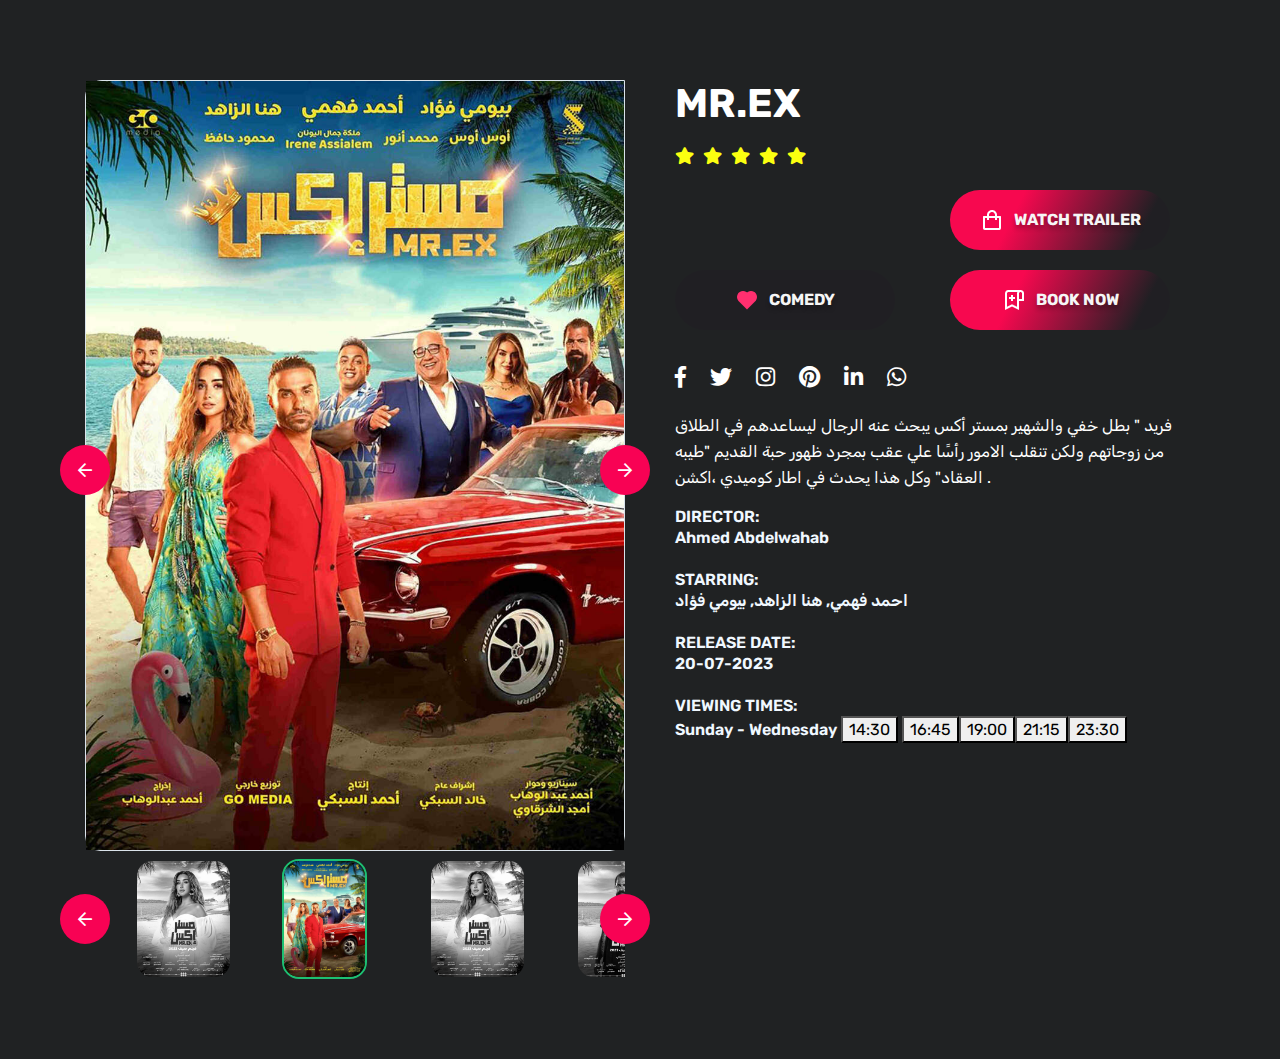
<file: pageInternal/index.html>
<!DOCTYPE html>
<html lang="en">

<head>
    <meta charset="utf-8">
    <meta name="description" content="">
    <meta name="keywords" content="app, landing, corporate, Creative, Html Template, Template">
    <meta name="author" content="web-themes">
    <meta http-equiv="x-ua-compatible" content="ie=edge">
    <meta name="viewport" content="width=device-width, initial-scale=1">

    <!-- title -->
    <title>SAWA CINEMA - MR EX Movie</title>

    <!-- favicon -->
    <!-- <link href="img/favicon.png" type="image/png" rel="icon"> -->

    <!-- all css here -->
    <link href="css/bootstrap.min.css" rel="stylesheet" type="text/css" />
    <link href="css/fontawesome.min.css" rel="stylesheet" type="text/css" />
    <link href="css/jquery.nice-number.css" rel="stylesheet" type="text/css" />
    <link href="css/slick.css" rel="stylesheet" type="text/css" />
    <link href="css/style.css" rel="stylesheet" type="text/css" />
</head>

<body>

    <!-- product detail area start -->
    <div class="product-wrapper">
        <div class="container">
            <div class="row">
                <div class="col-lg-6">
                    <div class="product-img-main-active">
                        <div class="product-img-box">

                            <img class="img-fluid" src="img/mrex1.jpeg" alt="" width="555px" height="560px">
                        </div>
                        <div class="product-img-box">

                            <img class="img-fluid" src="img/mrex2.webp" alt="" width="555px" height="560px">
                        </div>
                        <div class="product-img-box">

                            <img class="img-fluid" src="img/mrex3.webp" alt="" width="555px" height="560px">
                        </div>
                        <div class="product-img-box">

                            <img class="img-fluid" src="img/mrex4.jpg" alt="" width="555px" height="560px">
                        </div>
                    </div>
                    <div class="product-img-mini-active">
                        <img class="img-fluid" src="img/mrex1.jpeg" alt="">
                        <img class="img-fluid" src="img/mrex2.webp"  alt="">
                        <img class="img-fluid" src="img/mrex3.webp" alt="">
                        <img class="img-fluid" src="img/mrex4.jpg" alt="">
                        <img class="img-fluid" src="img/mrex1.jpeg" alt="">
                        <img class="img-fluid" src="img/mrex2.webp" alt="">
                    </div>
                </div><br><br>
                <div class="col-lg-6">
                    <div class="product-box">
                        <h2>MR.EX</h2>
                        <div class="star-icon">
                            <a href="#"><i class="fas fa-star"></i></a>
                            <a href="#"><i class="fas fa-star"></i></a>
                            <a href="#"><i class="fas fa-star"></i></a>
                            <a href="#"><i class="fas fa-star"></i></a>
                            <a href="#"><i class="fas fa-star"></i></a>
                        </div>
                        <!-- <p>€25,00 <span>€27,00</span></p> -->
                        <div class="row">
                            <div class="col-lg-6">
                                <!-- <div class="product-spinner mt-30">
                                    <input type="number" value="2">
                                </div> -->
                            </div>
                            <div class="col-lg-6">
                                <a class="product-button mt-30" href="https://www.youtube.com/watch?v=hJFryqrTxmU&t=2s" target="_blank"><img class="img-fluid"
                                        src="img/product_card_icon.png" alt=""> Watch Trailer</a>
                            </div>
                            <div class="col-lg-6">
                                <a class="product-button wishlet-bg mt-30" href="#"><img class="img-fluid"
                                        src="img/product_wishlet_icon.png" alt="">COMEDY</a>
                            </div>
                            <div class="col-lg-6">
                                <a class="product-button mt-30" href="../booking.html"><img class="img-fluid"
                                        src="img/product_book_icon.png" alt=""> Book now</a>
                            </div>
                        </div>
                        <div class="social-icon">
                            <a href="#"><i class="fab fa-facebook-f"></i></a>
                            <a href="#"><i class="fab fa-twitter"></i></a>
                            <a href="#"><i class="fab fa-instagram"></i></a>
                            <a href="#"><i class="fab fa-pinterest"></i></a>
                            <a href="#"><i class="fab fa-linkedin-in"></i></a>
                            <a href="#"><i class="fab fa-whatsapp"></i></a>
                        </div>
                        <span class="mt-30 d-inline-block">

                            فريد " بطل خفي والشهير بمستر أكس يبحث عنه الرجال ليساعدهم في الطلاق من زوجاتهم ولكن تنقلب
                            الامور رأسًا علي عقب بمجرد ظهور حبة القديم "طيبه العقاد" وكل هذا يحدث في اطار كوميدي ،اكشن
                            .</span>
                        <b>
                            <p style="color: aliceblue;">DIRECTOR:<br> Ahmed Abdelwahab<br><br>
                                STARRING:<br>  احمد فهمي, هنا الزاهد, بيومي فؤاد<br><br>
                                RELEASE DATE:<br>
                                20-07-2023<br><br>
                                VIEWING TIMES:<br>
                                Sunday - Wednesday
                                <button>14:30</button>
                                <button>16:45</button><button>19:00</button><button>21:15</button><button>23:30</button>
                            </p>
                        </b>
                    </div>
                </div>
            </div>
        </div>
    </div>
    <!-- product detail area end -->

    <!-- all js here -->
    <script src="js/jquery-3.4.1.min.js"></script>
    <script src="js/bootstrap.min.js"></script>
    <script src="js/jquery.nice-number.js"></script>
    <script src="js/slick.min.js"></script>
    <script>

        $('.product-img-main-active').slick({
            slidesToShow: 1,
            slidesToScroll: 1,
            arrows: false,
            asNavFor: '.product-img-mini-active',
            arrows: true,
            autoplaySpeed: 3000,
            prevArrow: '<button type="button" class="slick-prev"><i class="far fa-arrow-left"></i></button>',
            nextArrow: '<button type="button" class="slick-next"><i class="far fa-arrow-right"></i></button>',
        });
        $('.product-img-mini-active').slick({
            slidesToShow: 3,
            slidesToScroll: 1,
            asNavFor: '.product-img-main-active',
            dots: false,
            centerMode: true,
            focusOnSelect: true,
            arrows: true,
            prevArrow: '<button type="button" class="slick-prev"><i class="far fa-arrow-left"></i></button>',
            nextArrow: '<button type="button" class="slick-next"><i class="far fa-arrow-right"></i></button>',
        });

        // product counter start
        $(function () {
            $('.product-spinner input[type="number"]').niceNumber();
        });


    </script>
</body>

</html>
</file>
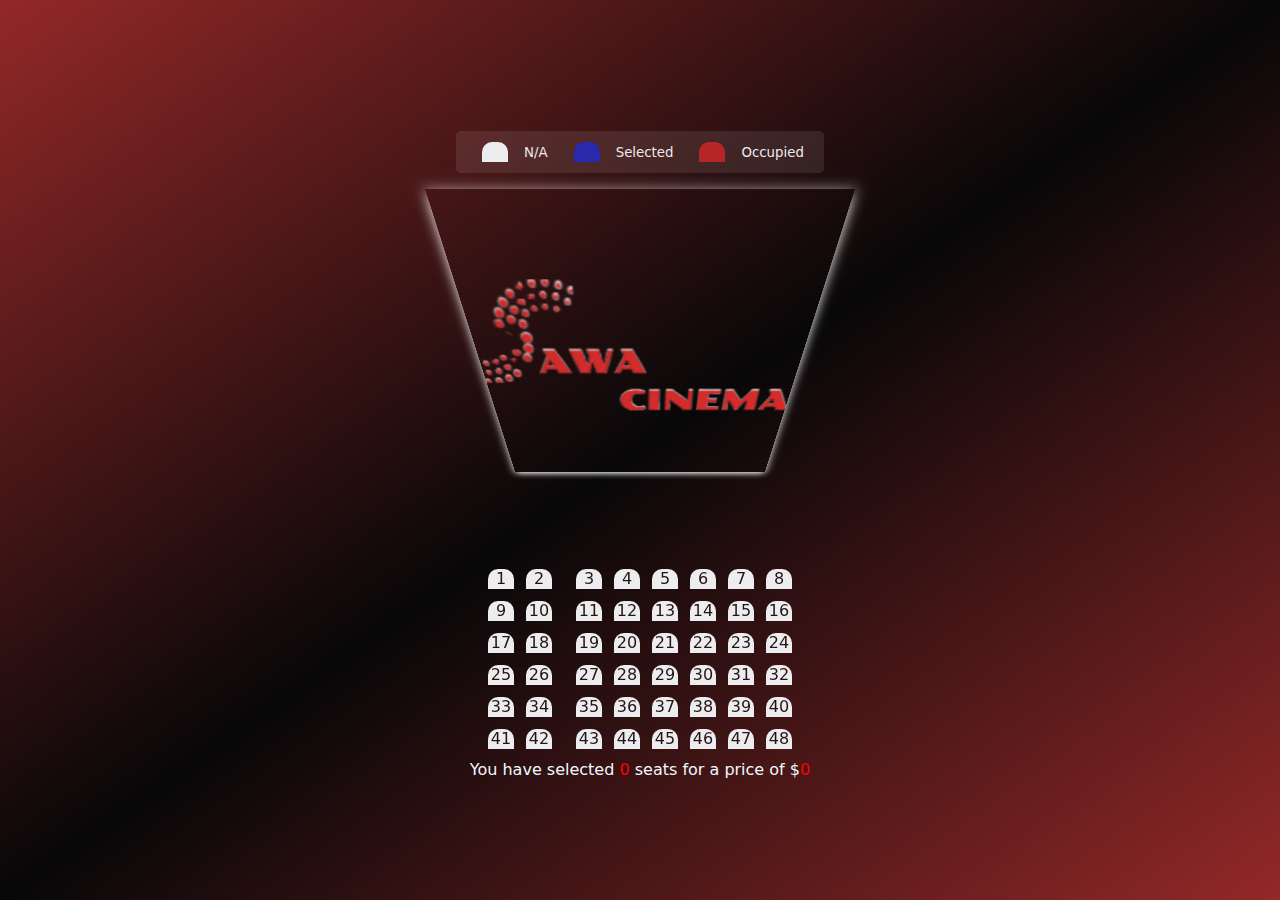
<file: booking.html>
<!DOCTYPE html>
<html lang="en">
  <head>
    <meta charset="UTF-8" />
    <meta http-equiv="X-UA-Compatible" content="IE=edge" />
    <meta name="viewport" content="width=device-width, initial-scale=1.0" />
    <link rel="icon" href="./images/icon.png" type="image/png" sizes="48x48" />
    <link rel="stylesheet" href="https://use.fontawesome.com/releases/v5.8.1/css/all.css" />
    <script src="https://cdnjs.cloudflare.com/ajax/libs/jquery/3.2.1/jquery.min.js"></script>
    <script src="https://stackpath.bootstrapcdn.com/bootstrap/4.0.0/js/bootstrap.bundle.min.js"></script>
    <title>Cinema Booking</title>
    <link rel="stylesheet" href="./css/booking.css" />
  </head>
  <body>
    <div class="movie-container">
      <label style="color: rgba(99, 11, 11, 0);">Pick a movie</label>
      <select id="movie">
        <option  value="10" id="movieTheater1"></option>
        <option value="12" id="movieTheater2"></option>
        <option value="14" id="movieTheater3"></option>
        <option value="9" id="movieTheater4"></option>
      </select>
    </div>

    <ul class="showcase">
      <li>
        <div class="seat"></div>
        <small>N/A</small>
      </li>
      <li>
        <div class="seat selected"></div>
        <small>Selected</small>
      </li>
      <li>
        <div class="seat occupied"></div>
        <small>Occupied</small>
      </li>
    </ul>

    <div id="container" class="container">
      <div id="screen" class="screen"></div>
    </div>
    <p style="color:aliceblue" id="text" class="text">You have selected <span style="color: rgb(255, 0, 0)" id="count">0</span> seats for a price of $<span style="color: rgb(255, 0, 0);" id="total">0</span></p>
    <div id="buttons" class="buttons displayNone">
      <a href="./PayPal.html" target="_blank"><button class="buy" >Buy</button></a>
      <button class="cancel">Cancel</button>
    </div>
    <script src="./js/booking.js"></script>
  </body>
</html>
</file>
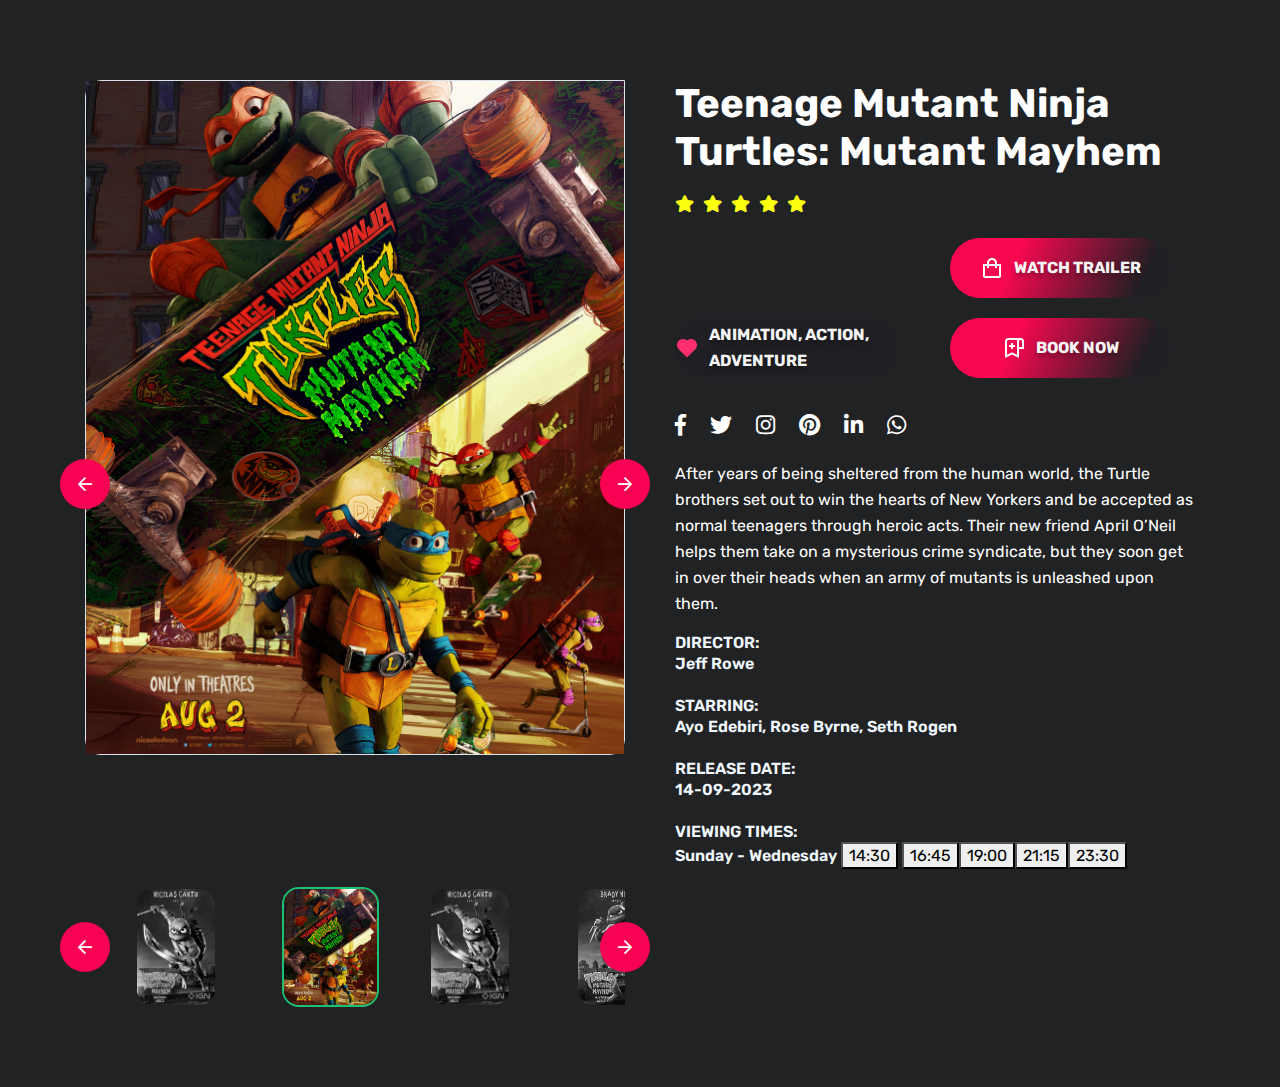
<file: pageInternal/Movie10.html>
<!DOCTYPE html>
<html lang="en">

<head>
    <meta charset="utf-8">
    <meta name="description" content="">
    <meta name="keywords" content="app, landing, corporate, Creative, Html Template, Template">
    <meta name="author" content="web-themes">
    <meta http-equiv="x-ua-compatible" content="ie=edge">
    <meta name="viewport" content="width=device-width, initial-scale=1">

    <!-- title -->
    <title>SAWA CINEMA - Teenage Mutant Ninja Turtles</title>

    <!-- favicon -->
    <!-- <link href="img/favicon.png" type="image/png" rel="icon"> -->

    <!-- all css here -->
    <link href="css/bootstrap.min.css" rel="stylesheet" type="text/css" />
    <link href="css/fontawesome.min.css" rel="stylesheet" type="text/css" />
    <link href="css/jquery.nice-number.css" rel="stylesheet" type="text/css" />
    <link href="css/slick.css" rel="stylesheet" type="text/css" />
    <link href="css/style.css" rel="stylesheet" type="text/css" />
</head>

<body>

    <!-- product detail area start -->
    <div class="product-wrapper">
        <div class="container">
            <div class="row">
                <div class="col-lg-6">
                    <div class="product-img-main-active">
                        <div class="product-img-box">

                            <img class="img-fluid" src="img/Teenage1.jpg" alt="" width="555px" height="560px">
                        </div>
                        <div class="product-img-box">

                            <img class="img-fluid" src="img/Teenage2.jpg" alt="" width="555px" height="560px">
                        </div>
                        <div class="product-img-box">

                            <img class="img-fluid" src="img/Teenage3.jpg" alt="" width="555px" height="560px">
                        </div>
                        <div class="product-img-box">

                            <img class="img-fluid" src="img/Teenage4.jpg" alt="" width="555px" height="560px">
                        </div>
                    </div>
                    <div class="product-img-mini-active">
                        <img class="img-fluid" src="img/Teenage1.jpg" alt="">
                        <img class="img-fluid" src="img/Teenage2.jpg" alt="">
                        <img class="img-fluid" src="img/Teenage3.jpg"alt="">
                        <img class="img-fluid" src="img/Teenage4.jpg" alt="">
                        <img class="img-fluid" src="img/Teenage1.jpg" alt="">
                        <img class="img-fluid" src="img/Teenage2.jpg" alt="">
                    </div>
                </div><br><br>
                <div class="col-lg-6">
                    <div class="product-box">
                        <h2>Teenage Mutant Ninja Turtles: Mutant Mayhem</h2>
                        <div class="star-icon">
                            <a href="#"><i class="fas fa-star"></i></a>
                            <a href="#"><i class="fas fa-star"></i></a>
                            <a href="#"><i class="fas fa-star"></i></a>
                            <a href="#"><i class="fas fa-star"></i></a>
                            <a href="#"><i class="fas fa-star"></i></a>
                        </div>
                        <!-- <p>€25,00 <span>€27,00</span></p> -->
                        <div class="row">
                            <div class="col-lg-6">
                                <!-- <div class="product-spinner mt-30">
                                    <input type="number" value="2">
                                </div> -->
                            </div>
                            <div class="col-lg-6">
                                <a class="product-button mt-30" href="https://www.youtube.com/watch?v=IHvzw4Ibuho" target="_blank"><img class="img-fluid"
                                        src="img/product_card_icon.png" alt=""> Watch Trailer</a>
                            </div>
                            <div class="col-lg-6">
                                <a class="product-button wishlet-bg mt-30" href="#"><img class="img-fluid"
                                        src="img/product_wishlet_icon.png" alt=""> ANIMATION, ACTION, ADVENTURE</a>
                            </div>
                            <div class="col-lg-6">
                                <a class="product-button mt-30" href="#"><img class="img-fluid"
                                        src="img/product_book_icon.png" alt=""> Book now</a>
                            </div>
                        </div>
                        <div class="social-icon">
                            <a href="#"><i class="fab fa-facebook-f"></i></a>
                            <a href="#"><i class="fab fa-twitter"></i></a>
                            <a href="#"><i class="fab fa-instagram"></i></a>
                            <a href="#"><i class="fab fa-pinterest"></i></a>
                            <a href="#"><i class="fab fa-linkedin-in"></i></a>
                            <a href="#"><i class="fab fa-whatsapp"></i></a>
                        </div>
                        <span class="mt-30 d-inline-block">

                            After years of being sheltered from the human world, the Turtle brothers set out to win the
                            hearts of New Yorkers and be accepted as normal teenagers through heroic acts. Their new
                            friend April O’Neil helps them take on a mysterious crime syndicate, but they soon get in
                            over their heads when an army of mutants is unleashed upon them.


                        </span>
                        <b>
                            <p style="color: aliceblue;">DIRECTOR:<br>  Jeff Rowe<br><br>
                                STARRING:<br> Ayo Edebiri, Rose Byrne, Seth Rogen
                                <br><br>
                                RELEASE DATE:<br>
                                14-09-2023<br><br>
                                VIEWING TIMES:<br>
                                Sunday - Wednesday
                                <button>14:30</button>
                                <button>16:45</button><button>19:00</button><button>21:15</button><button>23:30</button>
                            </p>
                        </b>
                    </div>
                </div>
            </div>
        </div>
    </div>
    <!-- product detail area end -->

    <!-- all js here -->
    <script src="js/jquery-3.4.1.min.js"></script>
    <script src="js/bootstrap.min.js"></script>
    <script src="js/jquery.nice-number.js"></script>
    <script src="js/slick.min.js"></script>
    <script>

        $('.product-img-main-active').slick({
            slidesToShow: 1,
            slidesToScroll: 1,
            arrows: false,
            asNavFor: '.product-img-mini-active',
            arrows: true,
            autoplaySpeed: 3000,
            prevArrow: '<button type="button" class="slick-prev"><i class="far fa-arrow-left"></i></button>',
            nextArrow: '<button type="button" class="slick-next"><i class="far fa-arrow-right"></i></button>',
        });
        $('.product-img-mini-active').slick({
            slidesToShow: 3,
            slidesToScroll: 1,
            asNavFor: '.product-img-main-active',
            dots: false,
            centerMode: true,
            focusOnSelect: true,
            arrows: true,
            prevArrow: '<button type="button" class="slick-prev"><i class="far fa-arrow-left"></i></button>',
            nextArrow: '<button type="button" class="slick-next"><i class="far fa-arrow-right"></i></button>',
        });

        // product counter start
        $(function () {
            $('.product-spinner input[type="number"]').niceNumber();
        });


    </script>
</body>

</html>
</file>
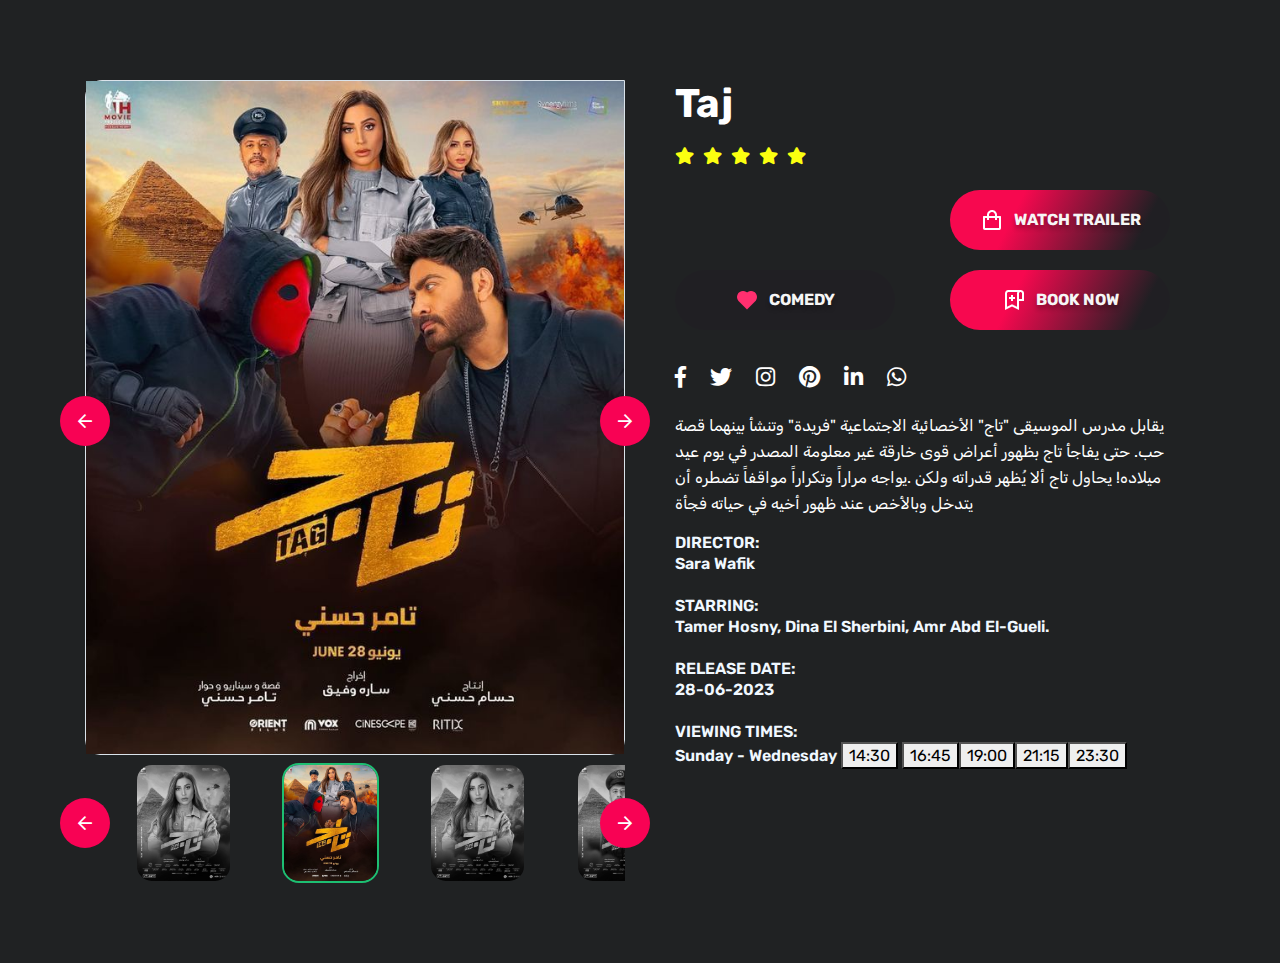
<file: pageInternal/Movie2.html>
<!DOCTYPE html>
<html lang="en">

<head>
    <meta charset="utf-8">
    <meta name="description" content="">
    <meta name="keywords" content="app, landing, corporate, Creative, Html Template, Template">
    <meta name="author" content="web-themes">
    <meta http-equiv="x-ua-compatible" content="ie=edge">
    <meta name="viewport" content="width=device-width, initial-scale=1">

    <!-- title -->
    <title>SAWA CINEMA - Taj Movie</title>

    <!-- favicon -->
    <!-- <link href="img/favicon.png" type="image/png" rel="icon"> -->

    <!-- all css here -->
    <link href="css/bootstrap.min.css" rel="stylesheet" type="text/css" />
    <link href="css/fontawesome.min.css" rel="stylesheet" type="text/css" />
    <link href="css/jquery.nice-number.css" rel="stylesheet" type="text/css" />
    <link href="css/slick.css" rel="stylesheet" type="text/css" />
    <link href="css/style.css" rel="stylesheet" type="text/css" />
</head>

<body>

    <!-- product detail area start -->
    <div class="product-wrapper">
        <div class="container">
            <div class="row">
                <div class="col-lg-6">
                    <div class="product-img-main-active">
                        <div class="product-img-box">

                            <img class="img-fluid" src="img/تاج1.jpg" alt="" width="555px" height="560px">
                        </div>
                        <div class="product-img-box">

                            <img class="img-fluid" src="img/تاج2.jpg" alt="" width="555px" height="560px">
                        </div>
                        <div class="product-img-box">

                            <img class="img-fluid" src="img/تاج3.jpg" alt="" width="555px" height="560px">
                        </div>
                        <div class="product-img-box">

                            <img class="img-fluid" src="img/تاج4.jpg" alt="" width="555px" height="560px">
                        </div>
                    </div>
                    <div class="product-img-mini-active">
                        <img class="img-fluid" src="img/تاج1.jpg" alt="">
                        <img class="img-fluid" src="img/تاج2.jpg" alt="">
                        <img class="img-fluid" src="img/تاج3.jpg" alt="">
                        <img class="img-fluid" src="img/تاج4.jpg" alt="">
                        <img class="img-fluid" src="img/تاج1.jpg" alt="">
                        <img class="img-fluid" src="img/تاج2.jpg" alt="">
                    </div>
                </div><br><br>
                <div class="col-lg-6">
                    <div class="product-box">
                        <h2>Taj</h2>
                        <div class="star-icon">
                            <a href="#"><i class="fas fa-star"></i></a>
                            <a href="#"><i class="fas fa-star"></i></a>
                            <a href="#"><i class="fas fa-star"></i></a>
                            <a href="#"><i class="fas fa-star"></i></a>
                            <a href="#"><i class="fas fa-star"></i></a>
                        </div>
                        <!-- <p>€25,00 <span>€27,00</span></p> -->
                        <div class="row">
                            <div class="col-lg-6">
                                <!-- <div class="product-spinner mt-30">
                                    <input type="number" value="2">
                                </div> -->
                            </div>
                            <div class="col-lg-6">
                                <a class="product-button mt-30" href="https://www.youtube.com/watch?v=XTjHE6hm5I0" target="_blank"><img class="img-fluid"
                                        src="img/product_card_icon.png" alt=""> Watch Trailer</a>
                            </div>
                             <div class="col-lg-6">
                                <a class="product-button wishlet-bg mt-30" href="#"><img class="img-fluid"
                                        src="img/product_wishlet_icon.png" alt="">COMEDY</a>
                            </div> 
                            <div class="col-lg-6">
                                <a class="product-button mt-30" href="../booking.html"><img class="img-fluid"
                                        src="img/product_book_icon.png" alt=""> Book now</a>
                            </div>
                        </div>
                        <div class="social-icon">
                            <a href="#"><i class="fab fa-facebook-f"></i></a>
                            <a href="#"><i class="fab fa-twitter"></i></a>
                            <a href="#"><i class="fab fa-instagram"></i></a>
                            <a href="#"><i class="fab fa-pinterest"></i></a>
                            <a href="#"><i class="fab fa-linkedin-in"></i></a>
                            <a href="#"><i class="fab fa-whatsapp"></i></a>
                        </div>
                        <span class="mt-30 d-inline-block">
                            يقابل مدرس الموسيقى "تاج" الأخصائية الاجتماعية "فريدة" وتنشأ بينهما قصة حب. حتى يفاجأ تاج
                            بظهور أعراض قوى خارقة غير معلومة المصدر في يوم عيد ميلاده! يحاول تاج ألا يُظهر قدراته ولكن
                            .يواجه مراراً وتكراراً مواقفاً تضطره أن يتدخل وبالأخص عند ظهور أخيه في حياته فجأة</span>
                            <b><p style="color: aliceblue;">DIRECTOR:<br> Sara Wafik<br><br>
                               STARRING:<br> Tamer Hosny, Dina El Sherbini, Amr Abd El-Gueli.<br><br>
                                RELEASE DATE:<br> 
                                28-06-2023<br><br>
                                VIEWING TIMES:<br>
                                Sunday - Wednesday
                            <button>14:30</button>
                            <button>16:45</button><button>19:00</button><button>21:15</button><button>23:30</button></p></b>
                    </div>
                </div>
            </div>
        </div>
    </div>
    <!-- product detail area end -->

    <!-- all js here -->
    <script src="js/jquery-3.4.1.min.js"></script>
    <script src="js/bootstrap.min.js"></script>
    <script src="js/jquery.nice-number.js"></script>
    <script src="js/slick.min.js"></script>
    <script>

        $('.product-img-main-active').slick({
            slidesToShow: 1,
            slidesToScroll: 1,
            arrows: false,
            asNavFor: '.product-img-mini-active',
            arrows: true,
            autoplaySpeed: 3000,
            prevArrow: '<button type="button" class="slick-prev"><i class="far fa-arrow-left"></i></button>',
            nextArrow: '<button type="button" class="slick-next"><i class="far fa-arrow-right"></i></button>',
        });
        $('.product-img-mini-active').slick({
            slidesToShow: 3,
            slidesToScroll: 1,
            asNavFor: '.product-img-main-active',
            dots: false,
            centerMode: true,
            focusOnSelect: true,
            arrows: true,
            prevArrow: '<button type="button" class="slick-prev"><i class="far fa-arrow-left"></i></button>',
            nextArrow: '<button type="button" class="slick-next"><i class="far fa-arrow-right"></i></button>',
        });

        // product counter start
        $(function () {
            $('.product-spinner input[type="number"]').niceNumber();
        });


    </script>
</body>

</html>
</file>
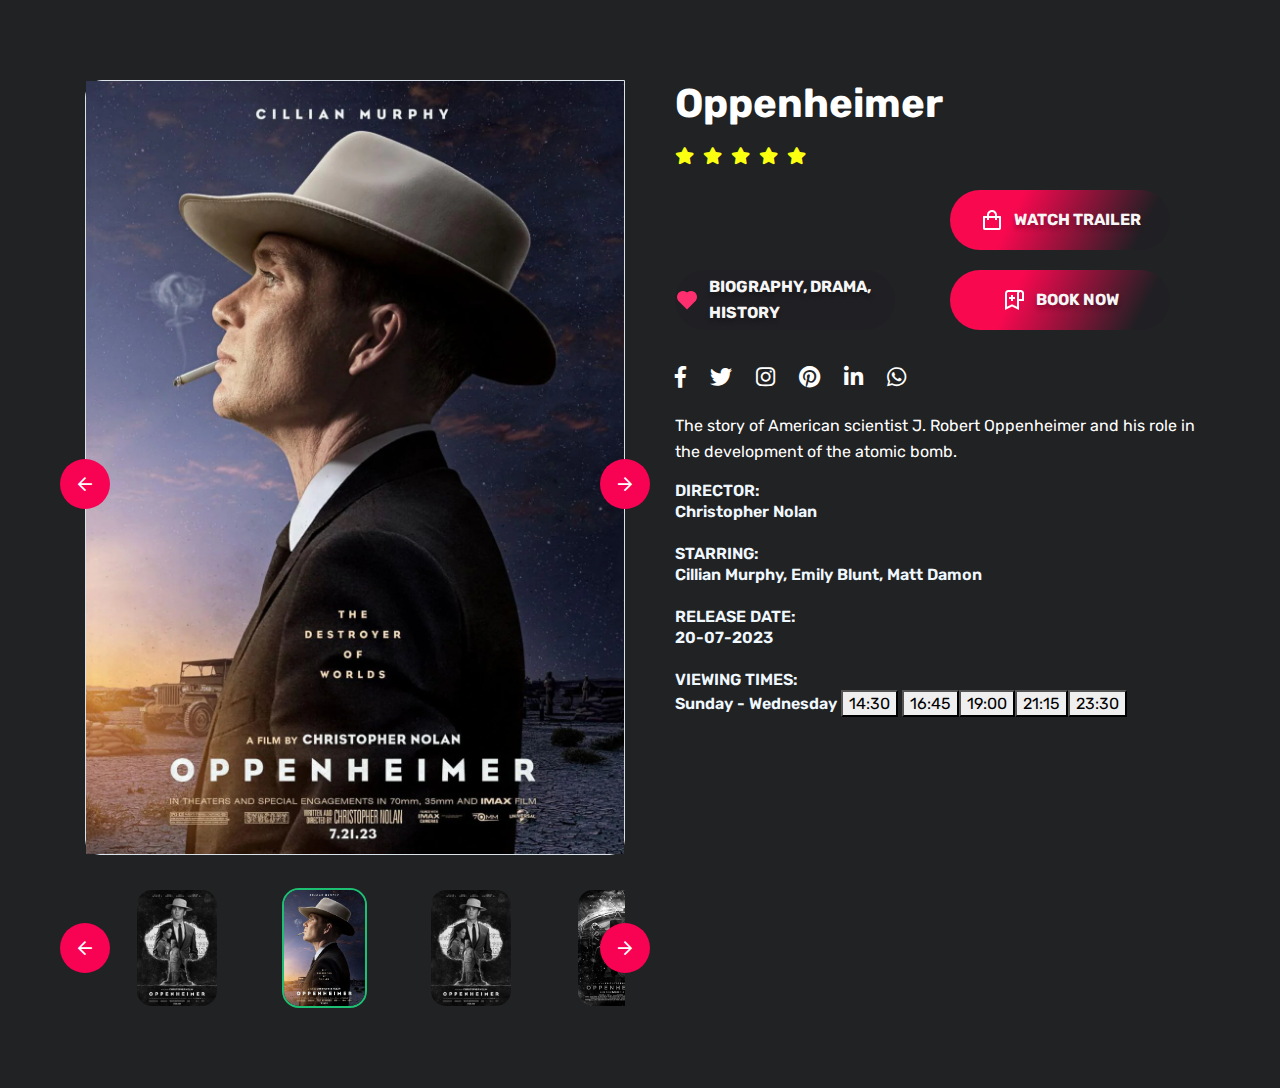
<file: pageInternal/Movie3.html>
<!DOCTYPE html>
<html lang="en">

<head>
    <meta charset="utf-8">
    <meta name="description" content="">
    <meta name="keywords" content="app, landing, corporate, Creative, Html Template, Template">
    <meta name="author" content="web-themes">
    <meta http-equiv="x-ua-compatible" content="ie=edge">
    <meta name="viewport" content="width=device-width, initial-scale=1">

    <!-- title -->
    <title>SAWA CINEMA - Oppenheimer Movie</title>

    <!-- favicon -->
    <!-- <link href="img/favicon.png" type="image/png" rel="icon"> -->

    <!-- all css here -->
    <link href="css/bootstrap.min.css" rel="stylesheet" type="text/css" />
    <link href="css/fontawesome.min.css" rel="stylesheet" type="text/css" />
    <link href="css/jquery.nice-number.css" rel="stylesheet" type="text/css" />
    <link href="css/slick.css" rel="stylesheet" type="text/css" />
    <link href="css/style.css" rel="stylesheet" type="text/css" />
</head>

<body>

    <!-- product detail area start -->
    <div class="product-wrapper">
        <div class="container">
            <div class="row">
                <div class="col-lg-6">
                    <div class="product-img-main-active">
                        <div class="product-img-box">

                            <img class="img-fluid" src="img/Oppenheimer1.webp" alt="" width="555px" height="560px">
                        </div>
                        <div class="product-img-box">

                            <img class="img-fluid" src="img/Oppenheimer2.webp" alt="" width="555px" height="560px">
                        </div>
                        <div class="product-img-box">

                            <img class="img-fluid" src="img/Oppenheimer3.jpg" alt="" width="555px" height="560px">
                        </div>
                        <div class="product-img-box">

                            <img class="img-fluid" src="img/Oppenheimer4.jpg" alt="" width="555px" height="560px">
                        </div>
                    </div>
                    <div class="product-img-mini-active">
                        <img class="img-fluid" src="img/Oppenheimer1.webp" alt="">
                        <img class="img-fluid" src="img/Oppenheimer2.webp" alt="">
                        <img class="img-fluid" src="img/Oppenheimer3.jpg" alt="">
                        <img class="img-fluid" src="img/Oppenheimer4.jpg" alt="">
                        <img class="img-fluid" src="img/Oppenheimer1.webp" alt="">
                        <img class="img-fluid" src="img/Oppenheimer2.webp" alt="">
                    </div>
                </div><br><br>
                <div class="col-lg-6">
                    <div class="product-box">
                        <h2>Oppenheimer</h2>
                        <div class="star-icon">
                            <a href="#"><i class="fas fa-star"></i></a>
                            <a href="#"><i class="fas fa-star"></i></a>
                            <a href="#"><i class="fas fa-star"></i></a>
                            <a href="#"><i class="fas fa-star"></i></a>
                            <a href="#"><i class="fas fa-star"></i></a>
                        </div>
                        <!-- <p>€25,00 <span>€27,00</span></p> -->
                        <div class="row">
                            <div class="col-lg-6">
                                <!-- <div class="product-spinner mt-30">
                                    <input type="number" value="2">
                                </div> -->
                            </div>
                            <div class="col-lg-6">
                                <a class="product-button mt-30" href="https://www.youtube.com/watch?v=uYPbbksJxIg"><img class="img-fluid"
                                        src="img/product_card_icon.png" alt=""> Watch Trailer</a>
                            </div>
                            <div class="col-lg-6">
                                <a class="product-button wishlet-bg mt-30" href="#"><img class="img-fluid"
                                        src="img/product_wishlet_icon.png" alt="">BIOGRAPHY, DRAMA, HISTORY</a>
                            </div>
                            <div class="col-lg-6">
                                <a class="product-button mt-30" href="../booking.html" target="_blank"><img class="img-fluid"
                                        src="img/product_book_icon.png" alt=""> Book now</a>
                            </div>
                        </div>
                        <div class="social-icon">
                            <a href="#"><i class="fab fa-facebook-f"></i></a>
                            <a href="#"><i class="fab fa-twitter"></i></a>
                            <a href="#"><i class="fab fa-instagram"></i></a>
                            <a href="#"><i class="fab fa-pinterest"></i></a>
                            <a href="#"><i class="fab fa-linkedin-in"></i></a>
                            <a href="#"><i class="fab fa-whatsapp"></i></a>
                        </div>
                        <span class="mt-30 d-inline-block">
                            The story of American scientist J. Robert Oppenheimer and his role in the development of
                            the atomic bomb.
                            </span>
                        <b>
                            <p style="color: aliceblue;">DIRECTOR:<br> Christopher Nolan<br><br>
                                STARRING:<br> Cillian Murphy, Emily Blunt, Matt Damon<br><br>
                                RELEASE DATE:<br>
                                20-07-2023<br><br>
                                VIEWING TIMES:<br>
                                Sunday - Wednesday
                                <button>14:30</button>
                                <button>16:45</button><button>19:00</button><button>21:15</button><button>23:30</button>
                            </p>
                        </b>
                    </div>
                </div>
            </div>
        </div>
    </div>
    <!-- product detail area end -->

    <!-- all js here -->
    <script src="js/jquery-3.4.1.min.js"></script>
    <script src="js/bootstrap.min.js"></script>
    <script src="js/jquery.nice-number.js"></script>
    <script src="js/slick.min.js"></script>
    <script>

        $('.product-img-main-active').slick({
            slidesToShow: 1,
            slidesToScroll: 1,
            arrows: false,
            asNavFor: '.product-img-mini-active',
            arrows: true,
            autoplaySpeed: 3000,
            prevArrow: '<button type="button" class="slick-prev"><i class="far fa-arrow-left"></i></button>',
            nextArrow: '<button type="button" class="slick-next"><i class="far fa-arrow-right"></i></button>',
        });
        $('.product-img-mini-active').slick({
            slidesToShow: 3,
            slidesToScroll: 1,
            asNavFor: '.product-img-main-active',
            dots: false,
            centerMode: true,
            focusOnSelect: true,
            arrows: true,
            prevArrow: '<button type="button" class="slick-prev"><i class="far fa-arrow-left"></i></button>',
            nextArrow: '<button type="button" class="slick-next"><i class="far fa-arrow-right"></i></button>',
        });

        // product counter start
        $(function () {
            $('.product-spinner input[type="number"]').niceNumber();
        });


    </script>
</body>

</html>
</file>
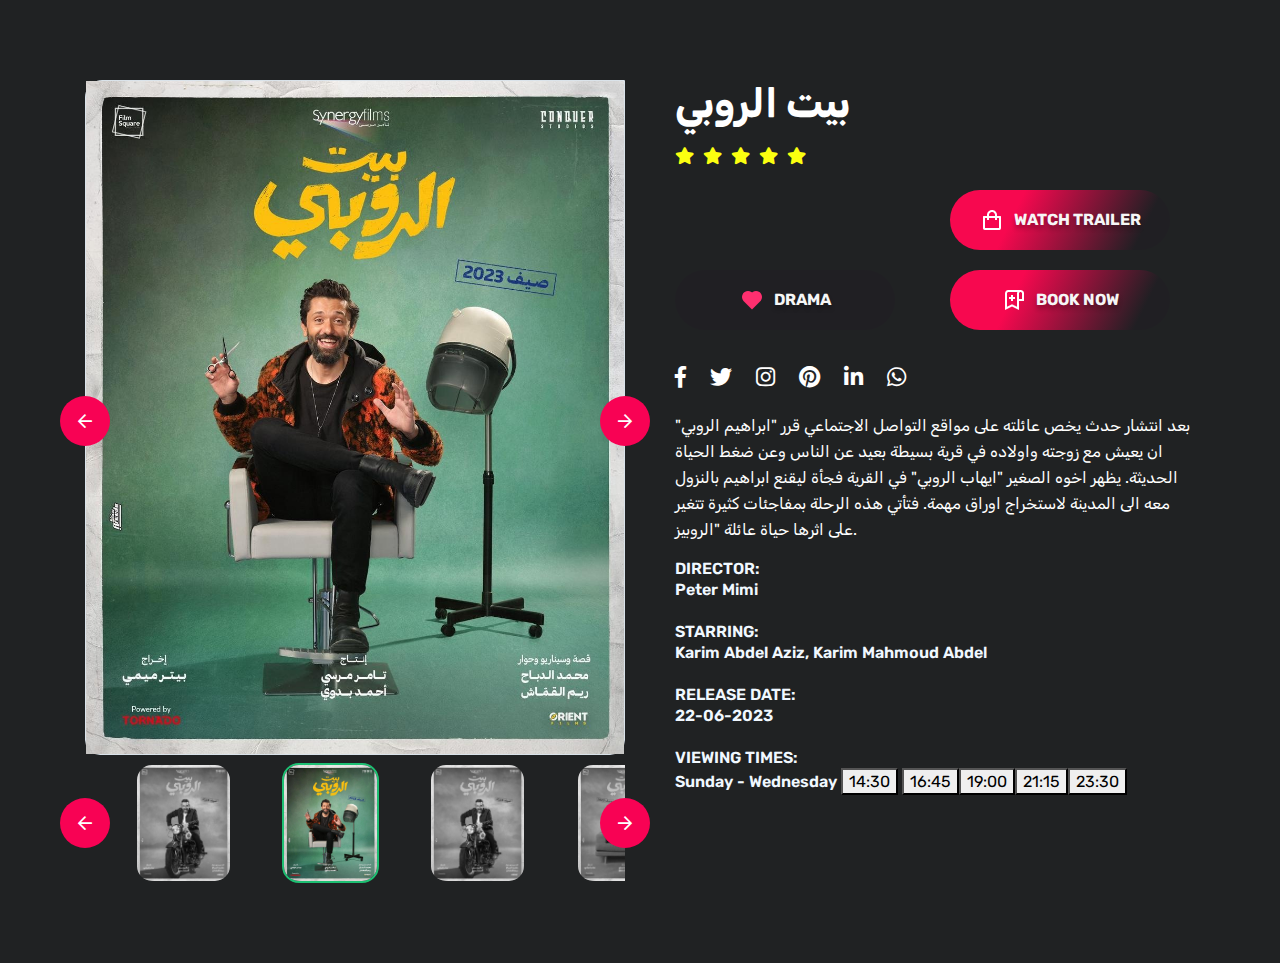
<file: pageInternal/Movie4.html>
<!DOCTYPE html>
<html lang="en">

<head>
    <meta charset="utf-8">
    <meta name="description" content="">
    <meta name="keywords" content="app, landing, corporate, Creative, Html Template, Template">
    <meta name="author" content="web-themes">
    <meta http-equiv="x-ua-compatible" content="ie=edge">
    <meta name="viewport" content="width=device-width, initial-scale=1">

    <!-- title -->
    <title>SAWA CINEMA - فلم بيت الروبي</title>

    <!-- favicon -->
    <!-- <link href="img/favicon.png" type="image/png" rel="icon"> -->

    <!-- all css here -->
    <link href="css/bootstrap.min.css" rel="stylesheet" type="text/css" />
    <link href="css/fontawesome.min.css" rel="stylesheet" type="text/css" />
    <link href="css/jquery.nice-number.css" rel="stylesheet" type="text/css" />
    <link href="css/slick.css" rel="stylesheet" type="text/css" />
    <link href="css/style.css" rel="stylesheet" type="text/css" />
</head>

<body>

    <!-- product detail area start -->
    <div class="product-wrapper">
        <div class="container">
            <div class="row">
                <div class="col-lg-6">
                    <div class="product-img-main-active">
                        <div class="product-img-box">

                            <img class="img-fluid" src="img/بيتالروبي1.jpg" alt="" width="555px" height="560px">
                        </div>
                        <div class="product-img-box">

                            <img class="img-fluid" src="img/بيتالروبي2.jpg" alt="" width="555px" height="560px">
                        </div>
                        <div class="product-img-box">

                            <img class="img-fluid" src="img/بيتالروبي3.jpg" alt="" width="555px" height="560px">
                        </div>
                        <div class="product-img-box">

                            <img class="img-fluid" src="img/بيتالروبي4.jpg" alt="" width="555px" height="560px">
                        </div>
                    </div>
                    <div class="product-img-mini-active">
                        <img class="img-fluid" src="img/بيتالروبي1.jpg" alt="">
                        <img class="img-fluid" src="img/بيتالروبي2.jpg" alt="">
                        <img class="img-fluid" src="img/بيتالروبي3.jpg" alt="">
                        <img class="img-fluid" src="img/بيتالروبي4.jpg" alt="">
                        <img class="img-fluid" src="img/بيتالروبي1.jpg" alt="">
                        <img class="img-fluid" src="img/بيتالروبي2.jpg" alt="">
                    </div>
                </div><br><br>
                <div class="col-lg-6">
                    <div class="product-box">
                        <h2>بيت الروبي</h2>
                        <div class="star-icon">
                            <a href="#"><i class="fas fa-star"></i></a>
                            <a href="#"><i class="fas fa-star"></i></a>
                            <a href="#"><i class="fas fa-star"></i></a>
                            <a href="#"><i class="fas fa-star"></i></a>
                            <a href="#"><i class="fas fa-star"></i></a>
                        </div>
                        <!-- <p>€25,00 <span>€27,00</span></p> -->
                        <div class="row">
                            <div class="col-lg-6">
                                <!-- <div class="product-spinner mt-30">
                                    <input type="number" value="2">
                                </div> -->
                            </div>
                            <div class="col-lg-6">
                                <a class="product-button mt-30" href="https://www.youtube.com/watch?v=06usNslBSI8" target="_blank"><img class="img-fluid"
                                        src="img/product_card_icon.png" alt=""> Watch Trailer</a>
                            </div>
                            <div class="col-lg-6">
                                <a class="product-button wishlet-bg mt-30" href="#"><img class="img-fluid"
                                        src="img/product_wishlet_icon.png" alt="">DRAMA</a>
                            </div>
                            <div class="col-lg-6">
                                <a class="product-button mt-30" href="../booking.html"><img class="img-fluid"
                                        src="img/product_book_icon.png" alt=""> Book now</a>
                            </div>
                        </div>
                        <div class="social-icon">
                            <a href="#"><i class="fab fa-facebook-f"></i></a>
                            <a href="#"><i class="fab fa-twitter"></i></a>
                            <a href="#"><i class="fab fa-instagram"></i></a>
                            <a href="#"><i class="fab fa-pinterest"></i></a>
                            <a href="#"><i class="fab fa-linkedin-in"></i></a>
                            <a href="#"><i class="fab fa-whatsapp"></i></a>
                        </div>
                        <span class="mt-30 d-inline-block">

                            بعد انتشار حدث يخص عائلته على مواقع التواصل الاجتماعي قرر "ابراهيم الروبي" ان يعيش مع زوجته
                            واولاده في قرية بسيطة بعيد عن الناس وعن ضغط الحياة الحديثة. يظهر اخوه الصغير "ايهاب الروبي"
                            في القرية فجأة ليقنع

                            ابراهيم بالنزول معه الى المدينة لاستخراج اوراق مهمة. فتأتي هذه الرحلة بمفاجئات كثيرة تتغير
                            على اثرها حياة عائلة "الروبيز.
                        </span>
                        <b>
                            <p style="color: aliceblue;">DIRECTOR:<br>Peter Mimi<br><br>
                                STARRING:<br> Karim Abdel Aziz, Karim Mahmoud Abdel<br><br>
                                RELEASE DATE:<br>
                                22-06-2023<br><br>
                                VIEWING TIMES:<br>
                                Sunday - Wednesday
                                <button>14:30</button>
                                <button>16:45</button><button>19:00</button><button>21:15</button><button>23:30</button>
                            </p>
                        </b>
                    </div>
                </div>
            </div>
        </div>
    </div>
    <!-- product detail area end -->

    <!-- all js here -->
    <script src="js/jquery-3.4.1.min.js"></script>
    <script src="js/bootstrap.min.js"></script>
    <script src="js/jquery.nice-number.js"></script>
    <script src="js/slick.min.js"></script>
    <script>

        $('.product-img-main-active').slick({
            slidesToShow: 1,
            slidesToScroll: 1,
            arrows: false,
            asNavFor: '.product-img-mini-active',
            arrows: true,
            autoplaySpeed: 3000,
            prevArrow: '<button type="button" class="slick-prev"><i class="far fa-arrow-left"></i></button>',
            nextArrow: '<button type="button" class="slick-next"><i class="far fa-arrow-right"></i></button>',
        });
        $('.product-img-mini-active').slick({
            slidesToShow: 3,
            slidesToScroll: 1,
            asNavFor: '.product-img-main-active',
            dots: false,
            centerMode: true,
            focusOnSelect: true,
            arrows: true,
            prevArrow: '<button type="button" class="slick-prev"><i class="far fa-arrow-left"></i></button>',
            nextArrow: '<button type="button" class="slick-next"><i class="far fa-arrow-right"></i></button>',
        });

        // product counter start
        $(function () {
            $('.product-spinner input[type="number"]').niceNumber();
        });


    </script>
</body>

</html>
</file>
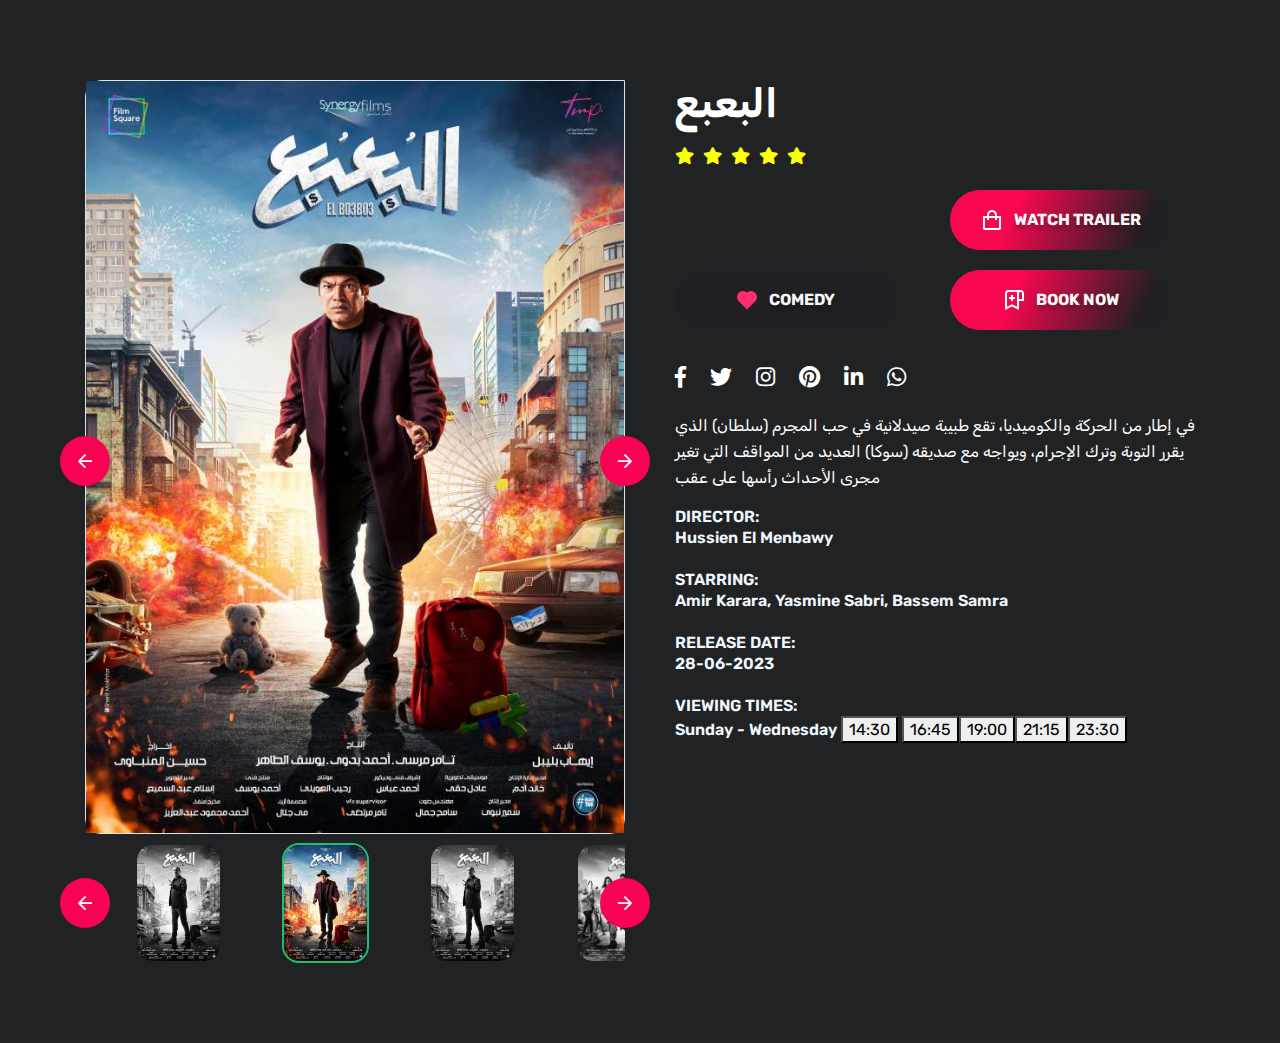
<file: pageInternal/Movie5.html>
<!DOCTYPE html>
<html lang="en">

<head>
    <meta charset="utf-8">
    <meta name="description" content="">
    <meta name="keywords" content="app, landing, corporate, Creative, Html Template, Template">
    <meta name="author" content="web-themes">
    <meta http-equiv="x-ua-compatible" content="ie=edge">
    <meta name="viewport" content="width=device-width, initial-scale=1">

    <!-- title -->
    <title>SAWA CINEMA - فلم البعبع</title>

    <!-- favicon -->
    <!-- <link href="img/favicon.png" type="image/png" rel="icon"> -->

    <!-- all css here -->
    <link href="css/bootstrap.min.css" rel="stylesheet" type="text/css" />
    <link href="css/fontawesome.min.css" rel="stylesheet" type="text/css" />
    <link href="css/jquery.nice-number.css" rel="stylesheet" type="text/css" />
    <link href="css/slick.css" rel="stylesheet" type="text/css" />
    <link href="css/style.css" rel="stylesheet" type="text/css" />
</head>

<body>

    <!-- product detail area start -->
    <div class="product-wrapper">
        <div class="container">
            <div class="row">
                <div class="col-lg-6">
                    <div class="product-img-main-active">
                        <div class="product-img-box">

                            <img class="img-fluid" src="img/البعبع1.jpg" alt="" width="555px" height="560px">
                        </div>
                        <div class="product-img-box">

                            <img class="img-fluid" src="img/البعبع2.jpg" alt="" width="555px" height="560px">
                        </div>
                        <div class="product-img-box">

                            <img class="img-fluid" src="img/البعبع3.jpg" alt="" width="555px" height="560px">
                        </div>
                        <div class="product-img-box">

                            <img class="img-fluid" src="img/البعبع4.jpg" alt="" width="555px" height="560px">
                        </div>
                    </div>
                    <div class="product-img-mini-active">
                        <img class="img-fluid" src="img/البعبع1.jpg" alt="">
                        <img class="img-fluid" src="img/البعبع2.jpg" alt="">
                        <img class="img-fluid" src="img/البعبع3.jpg" alt="">
                        <img class="img-fluid" src="img/البعبع4.jpg" alt="">
                        <img class="img-fluid" src="img/البعبع1.jpg" alt="">
                        <img class="img-fluid" src="img/البعبع2.jpg" alt="">
                    </div>
                </div><br><br>
                <div class="col-lg-6">
                    <div class="product-box">
                        <h2>البعبع</h2>
                        <div class="star-icon">
                            <a href="#"><i class="fas fa-star"></i></a>
                            <a href="#"><i class="fas fa-star"></i></a>
                            <a href="#"><i class="fas fa-star"></i></a>
                            <a href="#"><i class="fas fa-star"></i></a>
                            <a href="#"><i class="fas fa-star"></i></a>
                        </div>
                        <!-- <p>€25,00 <span>€27,00</span></p> -->
                        <div class="row">
                            <div class="col-lg-6">
                                <!-- <div class="product-spinner mt-30">
                                    <input type="number" value="2">
                                </div> -->
                            </div>
                            <div class="col-lg-6">
                                <a class="product-button mt-30" href="https://www.youtube.com/watch?v=UmU0IM670o0" target="_blank"><img class="img-fluid"
                                        src="img/product_card_icon.png" alt=""> Watch Trailer</a>
                            </div>
                            <div class="col-lg-6">
                                <a class="product-button wishlet-bg mt-30" href="#"><img class="img-fluid"
                                        src="img/product_wishlet_icon.png" alt="">COMEDY</a>
                            </div>
                            <div class="col-lg-6">
                                <a class="product-button mt-30" href="../booking.html"><img class="img-fluid"
                                        src="img/product_book_icon.png" alt=""> Book now</a>
                            </div>
                        </div>
                        <div class="social-icon">
                            <a href="#"><i class="fab fa-facebook-f"></i></a>
                            <a href="#"><i class="fab fa-twitter"></i></a>
                            <a href="#"><i class="fab fa-instagram"></i></a>
                            <a href="#"><i class="fab fa-pinterest"></i></a>
                            <a href="#"><i class="fab fa-linkedin-in"></i></a>
                            <a href="#"><i class="fab fa-whatsapp"></i></a>
                        </div>
                        <span class="mt-30 d-inline-block">

                            في إطار من الحركة والكوميديا، تقع طبيبة صيدلانية في حب المجرم (سلطان) الذي يقرر التوبة وترك
                            الإجرام، ويواجه مع صديقه (سوكا) العديد من المواقف التي تغير مجرى اﻷحداث رأسها على عقب
                        </span>
                        <b>
                            <p style="color: aliceblue;">DIRECTOR:<br> Hussien El Menbawy<br><br>
                                STARRING:<br> Amir Karara, Yasmine Sabri, Bassem Samra<br><br>
                                RELEASE DATE:<br>
                                28-06-2023<br><br>
                                VIEWING TIMES:<br>
                                Sunday - Wednesday
                                <button>14:30</button>
                                <button>16:45</button><button>19:00</button><button>21:15</button><button>23:30</button>
                            </p>
                        </b>
                    </div>
                </div>
            </div>
        </div>
    </div>
    <!-- product detail area end -->

    <!-- all js here -->
    <script src="js/jquery-3.4.1.min.js"></script>
    <script src="js/bootstrap.min.js"></script>
    <script src="js/jquery.nice-number.js"></script>
    <script src="js/slick.min.js"></script>
    <script>

        $('.product-img-main-active').slick({
            slidesToShow: 1,
            slidesToScroll: 1,
            arrows: false,
            asNavFor: '.product-img-mini-active',
            arrows: true,
            autoplaySpeed: 3000,
            prevArrow: '<button type="button" class="slick-prev"><i class="far fa-arrow-left"></i></button>',
            nextArrow: '<button type="button" class="slick-next"><i class="far fa-arrow-right"></i></button>',
        });
        $('.product-img-mini-active').slick({
            slidesToShow: 3,
            slidesToScroll: 1,
            asNavFor: '.product-img-main-active',
            dots: false,
            centerMode: true,
            focusOnSelect: true,
            arrows: true,
            prevArrow: '<button type="button" class="slick-prev"><i class="far fa-arrow-left"></i></button>',
            nextArrow: '<button type="button" class="slick-next"><i class="far fa-arrow-right"></i></button>',
        });

        // product counter start
        $(function () {
            $('.product-spinner input[type="number"]').niceNumber();
        });


    </script>
</body>

</html>
</file>
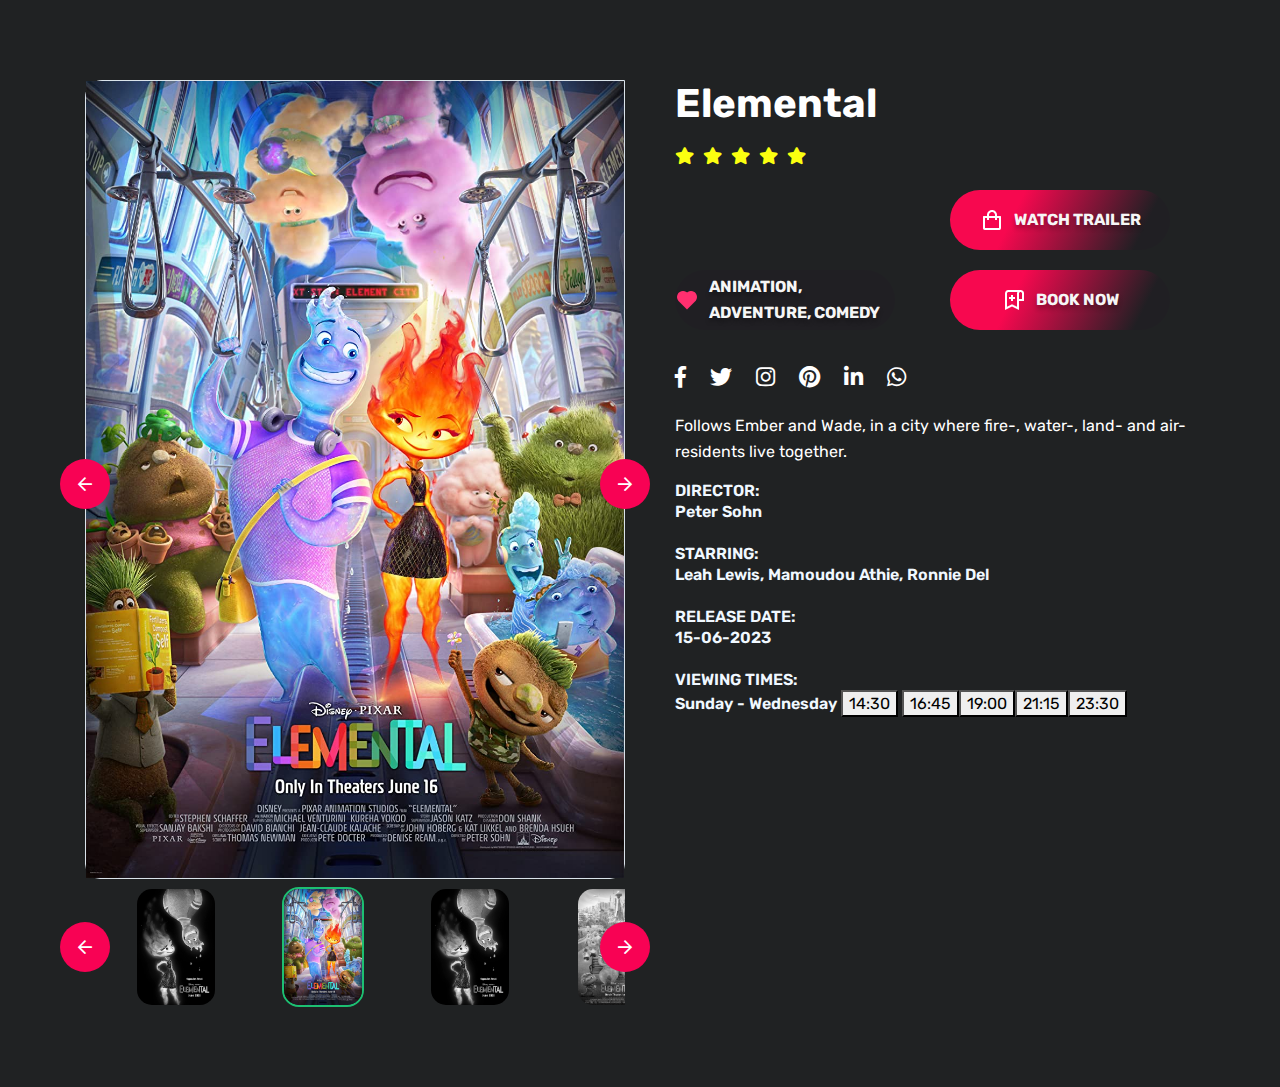
<file: pageInternal/Movie6.html>
<!DOCTYPE html>
<html lang="en">

<head>
    <meta charset="utf-8">
    <meta name="description" content="">
    <meta name="keywords" content="app, landing, corporate, Creative, Html Template, Template">
    <meta name="author" content="web-themes">
    <meta http-equiv="x-ua-compatible" content="ie=edge">
    <meta name="viewport" content="width=device-width, initial-scale=1">

    <!-- title -->
    <title>SAWA CINEMA - Elemental Movie</title>

    <!-- favicon -->
    <!-- <link href="img/favicon.png" type="image/png" rel="icon"> -->

    <!-- all css here -->
    <link href="css/bootstrap.min.css" rel="stylesheet" type="text/css" />
    <link href="css/fontawesome.min.css" rel="stylesheet" type="text/css" />
    <link href="css/jquery.nice-number.css" rel="stylesheet" type="text/css" />
    <link href="css/slick.css" rel="stylesheet" type="text/css" />
    <link href="css/style.css" rel="stylesheet" type="text/css" />
</head>

<body>

    <!-- product detail area start -->
    <div class="product-wrapper">
        <div class="container">
            <div class="row">
                <div class="col-lg-6">
                    <div class="product-img-main-active">
                        <div class="product-img-box">

                            <img class="img-fluid" src="img/Elemental1.jpg" alt="" width="555px" height="560px">
                        </div>
                        <div class="product-img-box">

                            <img class="img-fluid" src="img/Elemental2.jpg" alt="" width="555px" height="560px">
                        </div>
                        <div class="product-img-box">

                            <img class="img-fluid" src="img/Elemental3.jpg" alt="" width="555px" height="560px">
                        </div>
                        <div class="product-img-box">

                            <img class="img-fluid" src="img/Elemental4.jpg" alt="" width="555px" height="560px">
                        </div>
                    </div>
                    <div class="product-img-mini-active">
                        <img class="img-fluid" src="img/Elemental1.jpg" alt="">
                        <img class="img-fluid" src="img/Elemental2.jpg" alt="">
                        <img class="img-fluid" src="img/Elemental3.jpg" alt="">
                        <img class="img-fluid" src="img/Elemental4.jpg" alt="">
                        <img class="img-fluid" src="img/Elemental1.jpg" alt="">
                        <img class="img-fluid" src="img/Elemental2.jpg" alt="">
                    </div>
                </div><br><br>
                <div class="col-lg-6">
                    <div class="product-box">
                        <h2>Elemental</h2>
                        <div class="star-icon">
                            <a href="#"><i class="fas fa-star"></i></a>
                            <a href="#"><i class="fas fa-star"></i></a>
                            <a href="#"><i class="fas fa-star"></i></a>
                            <a href="#"><i class="fas fa-star"></i></a>
                            <a href="#"><i class="fas fa-star"></i></a>
                        </div>
                        <!-- <p>€25,00 <span>€27,00</span></p> -->
                        <div class="row">
                            <div class="col-lg-6">
                                <!-- <div class="product-spinner mt-30">
                                    <input type="number" value="2">
                                </div> -->
                            </div>
                            <div class="col-lg-6">
                                <a class="product-button mt-30" href="https://www.youtube.com/watch?v=-cT495xKvvs" target="_blank"><img class="img-fluid"
                                        src="img/product_card_icon.png" alt=""> Watch Trailer</a>
                            </div>
                            <div class="col-lg-6">
                                <a class="product-button wishlet-bg mt-30" href="#"><img class="img-fluid"
                                        src="img/product_wishlet_icon.png" alt="">ANIMATION, ADVENTURE, COMEDY</a>
                            </div>
                            <div class="col-lg-6">
                                <a class="product-button mt-30" href="../booking.html"><img class="img-fluid"
                                        src="img/product_book_icon.png" alt=""> Book now</a>
                            </div>
                        </div>
                        <div class="social-icon">
                            <a href="#"><i class="fab fa-facebook-f"></i></a>
                            <a href="#"><i class="fab fa-twitter"></i></a>
                            <a href="#"><i class="fab fa-instagram"></i></a>
                            <a href="#"><i class="fab fa-pinterest"></i></a>
                            <a href="#"><i class="fab fa-linkedin-in"></i></a>
                            <a href="#"><i class="fab fa-whatsapp"></i></a>
                        </div>
                        <span class="mt-30 d-inline-block">

                            Follows Ember and Wade, in a city where fire-, water-, land- and air-residents live together.                
                        </span>
                        <b>
                            <p style="color: aliceblue;">DIRECTOR:<br> Peter Sohn<br><br>
                                STARRING:<br>  Leah Lewis, Mamoudou Athie, Ronnie Del<br><br>
                                RELEASE DATE:<br>
                                15-06-2023<br><br>
                                VIEWING TIMES:<br>
                                Sunday - Wednesday
                                <button>14:30</button>
                                <button>16:45</button><button>19:00</button><button>21:15</button><button>23:30</button>
                            </p>
                        </b>
                    </div>
                </div>
            </div>
        </div>
    </div>
    <!-- product detail area end -->

    <!-- all js here -->
    <script src="js/jquery-3.4.1.min.js"></script>
    <script src="js/bootstrap.min.js"></script>
    <script src="js/jquery.nice-number.js"></script>
    <script src="js/slick.min.js"></script>
    <script>

        $('.product-img-main-active').slick({
            slidesToShow: 1,
            slidesToScroll: 1,
            arrows: false,
            asNavFor: '.product-img-mini-active',
            arrows: true,
            autoplaySpeed: 3000,
            prevArrow: '<button type="button" class="slick-prev"><i class="far fa-arrow-left"></i></button>',
            nextArrow: '<button type="button" class="slick-next"><i class="far fa-arrow-right"></i></button>',
        });
        $('.product-img-mini-active').slick({
            slidesToShow: 3,
            slidesToScroll: 1,
            asNavFor: '.product-img-main-active',
            dots: false,
            centerMode: true,
            focusOnSelect: true,
            arrows: true,
            prevArrow: '<button type="button" class="slick-prev"><i class="far fa-arrow-left"></i></button>',
            nextArrow: '<button type="button" class="slick-next"><i class="far fa-arrow-right"></i></button>',
        });

        // product counter start
        $(function () {
            $('.product-spinner input[type="number"]').niceNumber();
        });


    </script>
</body>

</html>
</file>
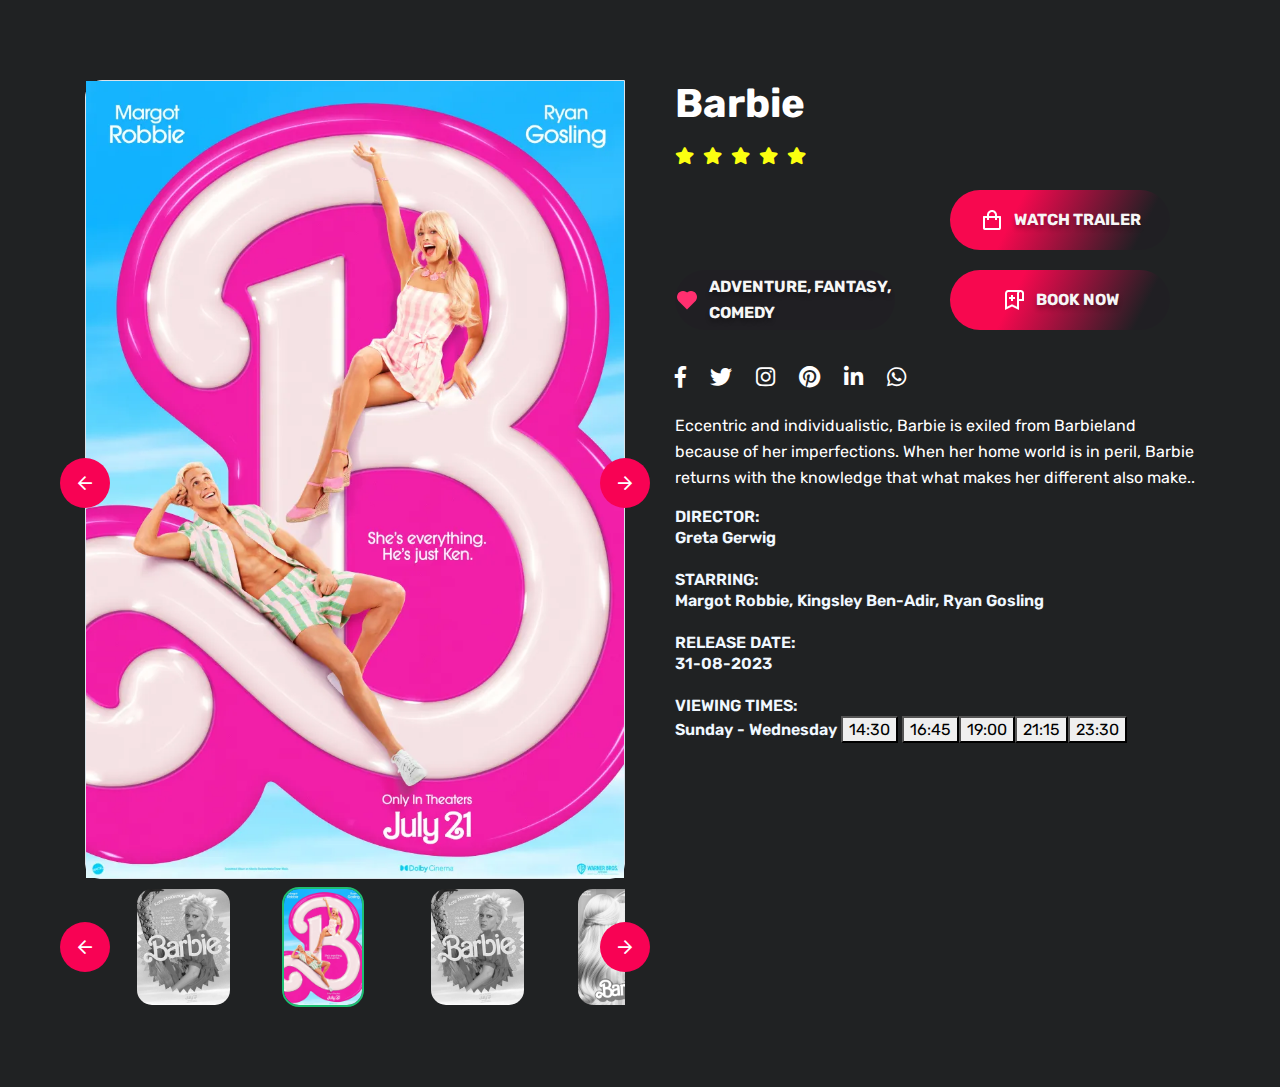
<file: pageInternal/Movie7.html>
<!DOCTYPE html>
<html lang="en">

<head>
    <meta charset="utf-8">
    <meta name="description" content="">
    <meta name="keywords" content="app, landing, corporate, Creative, Html Template, Template">
    <meta name="author" content="web-themes">
    <meta http-equiv="x-ua-compatible" content="ie=edge">
    <meta name="viewport" content="width=device-width, initial-scale=1">

    <!-- title -->
    <title>SAWA CINEMA - Barbie Movie</title>

    <!-- favicon -->
    <!-- <link href="img/favicon.png" type="image/png" rel="icon"> -->

    <!-- all css here -->
    <link href="css/bootstrap.min.css" rel="stylesheet" type="text/css" />
    <link href="css/fontawesome.min.css" rel="stylesheet" type="text/css" />
    <link href="css/jquery.nice-number.css" rel="stylesheet" type="text/css" />
    <link href="css/slick.css" rel="stylesheet" type="text/css" />
    <link href="css/style.css" rel="stylesheet" type="text/css" />
</head>

<body>

    <!-- product detail area start -->
    <div class="product-wrapper">
        <div class="container">
            <div class="row">
                <div class="col-lg-6">
                    <div class="product-img-main-active">
                        <div class="product-img-box">

                            <img class="img-fluid" src="img/Barbie1.webp" alt="" width="555px" height="560px">
                        </div>
                        <div class="product-img-box">

                            <img class="img-fluid" src="img/Barbie2.jpg" alt="" width="555px" height="560px">
                        </div>
                        <div class="product-img-box">

                            <img class="img-fluid" src="img/Barbie3.png" alt="" width="555px" height="560px">
                        </div>
                        <div class="product-img-box">

                            <img class="img-fluid" src="img/Barbie4.jpeg" alt="" width="555px" height="560px">
                        </div>
                    </div>
                    <div class="product-img-mini-active">
                        <img class="img-fluid" src="img/Barbie1.webp" alt="">
                        <img class="img-fluid" src="img/Barbie2.jpg" alt="">
                        <img class="img-fluid" src="img/Barbie3.png" alt="">
                        <img class="img-fluid" src="img/Barbie4.jpeg" alt="">
                        <img class="img-fluid" src="img/Barbie1.webp" alt="">
                        <img class="img-fluid" src="img/Barbie2.jpg" alt="">
                    </div>
                </div><br><br>
                <div class="col-lg-6">
                    <div class="product-box">
                        <h2>Barbie</h2>
                        <div class="star-icon">
                            <a href="#"><i class="fas fa-star"></i></a>
                            <a href="#"><i class="fas fa-star"></i></a>
                            <a href="#"><i class="fas fa-star"></i></a>
                            <a href="#"><i class="fas fa-star"></i></a>
                            <a href="#"><i class="fas fa-star"></i></a>
                        </div>
                        <!-- <p>€25,00 <span>€27,00</span></p> -->
                        <div class="row">
                            <div class="col-lg-6">
                                <!-- <div class="product-spinner mt-30">
                                    <input type="number" value="2">
                                </div> -->
                            </div>
                            <div class="col-lg-6">
                                <a class="product-button mt-30" href="https://www.youtube.com/watch?v=pBk4NYhWNMM" target="_blank"><img class="img-fluid"
                                        src="img/product_card_icon.png" alt=""> Watch Trailer</a>
                            </div>
                            <div class="col-lg-6">
                                <a class="product-button wishlet-bg mt-30" href="#"><img class="img-fluid"
                                        src="img/product_wishlet_icon.png" alt="">ADVENTURE, FANTASY, COMEDY</a>
                            </div>
                            <div class="col-lg-6">
                                <a class="product-button mt-30" href="../booking.html"><img class="img-fluid"
                                        src="img/product_book_icon.png" alt=""> Book now</a>
                            </div>
                        </div>
                        <div class="social-icon">
                            <a href="#"><i class="fab fa-facebook-f"></i></a>
                            <a href="#"><i class="fab fa-twitter"></i></a>
                            <a href="#"><i class="fab fa-instagram"></i></a>
                            <a href="#"><i class="fab fa-pinterest"></i></a>
                            <a href="#"><i class="fab fa-linkedin-in"></i></a>
                            <a href="#"><i class="fab fa-whatsapp"></i></a>
                        </div>
                        <span class="mt-30 d-inline-block">

                            Eccentric and individualistic, Barbie is exiled from Barbieland because of her
                            imperfections. When her home world is in peril, Barbie returns with the knowledge that what
                            makes her different also make..
                        </span>
                        <b>
                            <p style="color: aliceblue;">DIRECTOR:<br> Greta Gerwig<br><br>
                                STARRING:<br> Margot Robbie, Kingsley Ben-Adir, Ryan Gosling<br><br>
                                RELEASE DATE:<br>
                                31-08-2023<br><br>
                                VIEWING TIMES:<br>
                                Sunday - Wednesday
                                <button>14:30</button>
                                <button>16:45</button><button>19:00</button><button>21:15</button><button>23:30</button>
                            </p>
                        </b>
                    </div>
                </div>
            </div>
        </div>
    </div>
    <!-- product detail area end -->

    <!-- all js here -->
    <script src="js/jquery-3.4.1.min.js"></script>
    <script src="js/bootstrap.min.js"></script>
    <script src="js/jquery.nice-number.js"></script>
    <script src="js/slick.min.js"></script>
    <script>

        $('.product-img-main-active').slick({
            slidesToShow: 1,
            slidesToScroll: 1,
            arrows: false,
            asNavFor: '.product-img-mini-active',
            arrows: true,
            autoplaySpeed: 3000,
            prevArrow: '<button type="button" class="slick-prev"><i class="far fa-arrow-left"></i></button>',
            nextArrow: '<button type="button" class="slick-next"><i class="far fa-arrow-right"></i></button>',
        });
        $('.product-img-mini-active').slick({
            slidesToShow: 3,
            slidesToScroll: 1,
            asNavFor: '.product-img-main-active',
            dots: false,
            centerMode: true,
            focusOnSelect: true,
            arrows: true,
            prevArrow: '<button type="button" class="slick-prev"><i class="far fa-arrow-left"></i></button>',
            nextArrow: '<button type="button" class="slick-next"><i class="far fa-arrow-right"></i></button>',
        });

        // product counter start
        $(function () {
            $('.product-spinner input[type="number"]').niceNumber();
        });


    </script>
</body>

</html>
</file>
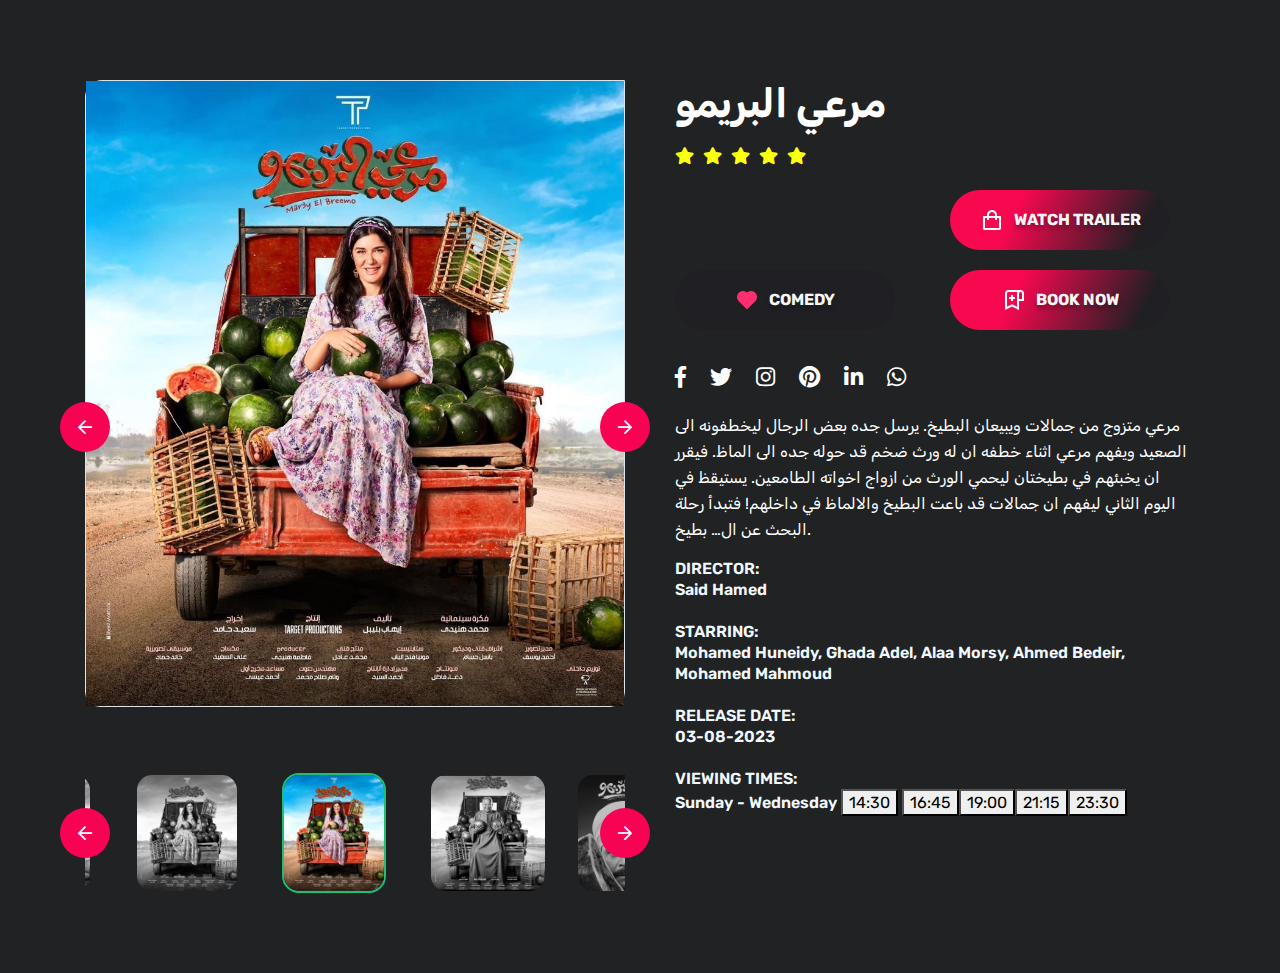
<file: pageInternal/Movie8.html>
<!DOCTYPE html>
<html lang="en">

<head>
    <meta charset="utf-8">
    <meta name="description" content="">
    <meta name="keywords" content="app, landing, corporate, Creative, Html Template, Template">
    <meta name="author" content="web-themes">
    <meta http-equiv="x-ua-compatible" content="ie=edge">
    <meta name="viewport" content="width=device-width, initial-scale=1">

    <!-- title -->
    <title>SAWA CINEMA - مرعي البريمو</title>

    <!-- favicon -->
    <!-- <link href="img/favicon.png" type="image/png" rel="icon"> -->

    <!-- all css here -->
    <link href="css/bootstrap.min.css" rel="stylesheet" type="text/css" />
    <link href="css/fontawesome.min.css" rel="stylesheet" type="text/css" />
    <link href="css/jquery.nice-number.css" rel="stylesheet" type="text/css" />
    <link href="css/slick.css" rel="stylesheet" type="text/css" />
    <link href="css/style.css" rel="stylesheet" type="text/css" />
</head>

<body>

    <!-- product detail area start -->
    <div class="product-wrapper">
        <div class="container">
            <div class="row">
                <div class="col-lg-6">
                    <div class="product-img-main-active">
                        <div class="product-img-box">

                            <img class="img-fluid" src="img/مرعي1.jpg" alt="" width="555px" height="560px">
                        </div>
                        <div class="product-img-box">

                            <img class="img-fluid" src="img/مرعي2.jpg" alt="" width="555px" height="560px">
                        </div>
                        <div class="product-img-box">

                            <img class="img-fluid" src="img/مرعي3.jpg" alt="" width="555px" height="560px">
                        </div>
                        <div class="product-img-box">

                            <img class="img-fluid" src="img/مرعي4.jpg" alt="" width="555px" height="560px">
                        </div>
                    </div>
                    <div class="product-img-mini-active">
                        <img class="img-fluid" src="img/مرعي1.jpg" alt="">
                        <img class="img-fluid" src="img/مرعي2.jpg" alt="">
                        <img class="img-fluid" src="img/مرعي3.jpg" alt="">
                        <img class="img-fluid" src="img/مرعي4.jpg" alt="">
                        <img class="img-fluid" src="img/مرعي1.jpg" alt="">
                        <img class="img-fluid" src="img/مرعي1.jpg" alt="">
                    </div>
                </div><br><br>
                <div class="col-lg-6">
                    <div class="product-box">
                        <h2>مرعي البريمو</h2>
                        <div class="star-icon">
                            <a href="#"><i class="fas fa-star"></i></a>
                            <a href="#"><i class="fas fa-star"></i></a>
                            <a href="#"><i class="fas fa-star"></i></a>
                            <a href="#"><i class="fas fa-star"></i></a>
                            <a href="#"><i class="fas fa-star"></i></a>
                        </div>
                        <!-- <p>€25,00 <span>€27,00</span></p> -->
                        <div class="row">
                            <div class="col-lg-6">
                                <!-- <div class="product-spinner mt-30">
                                    <input type="number" value="2">
                                </div> -->
                            </div>
                            <div class="col-lg-6">
                                <a class="product-button mt-30" href="https://www.youtube.com/watch?v=yGjyJHZQHnQ" target="_blank"><img class="img-fluid"
                                        src="img/product_card_icon.png" alt=""> Watch Trailer</a>
                            </div>
                            <div class="col-lg-6">
                                <a class="product-button wishlet-bg mt-30" href="#"><img class="img-fluid"
                                        src="img/product_wishlet_icon.png" alt=""> COMEDY</a>
                            </div>
                            <div class="col-lg-6">
                                <a class="product-button mt-30" href="../booking.html"><img class="img-fluid"
                                        src="img/product_book_icon.png" alt=""> Book now</a>
                            </div>
                        </div>
                        <div class="social-icon">
                            <a href="#"><i class="fab fa-facebook-f"></i></a>
                            <a href="#"><i class="fab fa-twitter"></i></a>
                            <a href="#"><i class="fab fa-instagram"></i></a>
                            <a href="#"><i class="fab fa-pinterest"></i></a>
                            <a href="#"><i class="fab fa-linkedin-in"></i></a>
                            <a href="#"><i class="fab fa-whatsapp"></i></a>
                        </div>
                        <span class="mt-30 d-inline-block">

                            مرعي متزوج من جمالات ويبيعان البطيخ. يرسل جده بعض الرجال ليخطفونه الى الصعيد ويفهم مرعي
                            اثناء خطفه ان له ورث ضخم قد حوله جده الى الماظ. فيقرر ان يخبئهم في بطيختان ليحمي الورث من
                            ازواج اخواته الطامعين. يستيقظ في اليوم الثاني ليفهم ان جمالات قد باعت البطيخ والالماظ في
                            داخلهم! فتبدأ رحلة البحث عن ال… بطيخ.


                        </span>
                        <b>
                            <p style="color: aliceblue;">DIRECTOR:<br> Said Hamed<br><br>
                                STARRING:<br> Mohamed Huneidy, Ghada Adel, Alaa Morsy, Ahmed Bedeir, Mohamed Mahmoud<br><br>
                                RELEASE DATE:<br>
                                03-08-2023<br><br>
                                VIEWING TIMES:<br>
                                Sunday - Wednesday
                                <button>14:30</button>
                                <button>16:45</button><button>19:00</button><button>21:15</button><button>23:30</button>
                            </p>
                        </b>
                    </div>
                </div>
            </div>
        </div>
    </div>
    <!-- product detail area end -->

    <!-- all js here -->
    <script src="js/jquery-3.4.1.min.js"></script>
    <script src="js/bootstrap.min.js"></script>
    <script src="js/jquery.nice-number.js"></script>
    <script src="js/slick.min.js"></script>
    <script>

        $('.product-img-main-active').slick({
            slidesToShow: 1,
            slidesToScroll: 1,
            arrows: false,
            asNavFor: '.product-img-mini-active',
            arrows: true,
            autoplaySpeed: 3000,
            prevArrow: '<button type="button" class="slick-prev"><i class="far fa-arrow-left"></i></button>',
            nextArrow: '<button type="button" class="slick-next"><i class="far fa-arrow-right"></i></button>',
        });
        $('.product-img-mini-active').slick({
            slidesToShow: 3,
            slidesToScroll: 1,
            asNavFor: '.product-img-main-active',
            dots: false,
            centerMode: true,
            focusOnSelect: true,
            arrows: true,
            prevArrow: '<button type="button" class="slick-prev"><i class="far fa-arrow-left"></i></button>',
            nextArrow: '<button type="button" class="slick-next"><i class="far fa-arrow-right"></i></button>',
        });

        // product counter start
        $(function () {
            $('.product-spinner input[type="number"]').niceNumber();
        });


    </script>
</body>

</html>
</file>
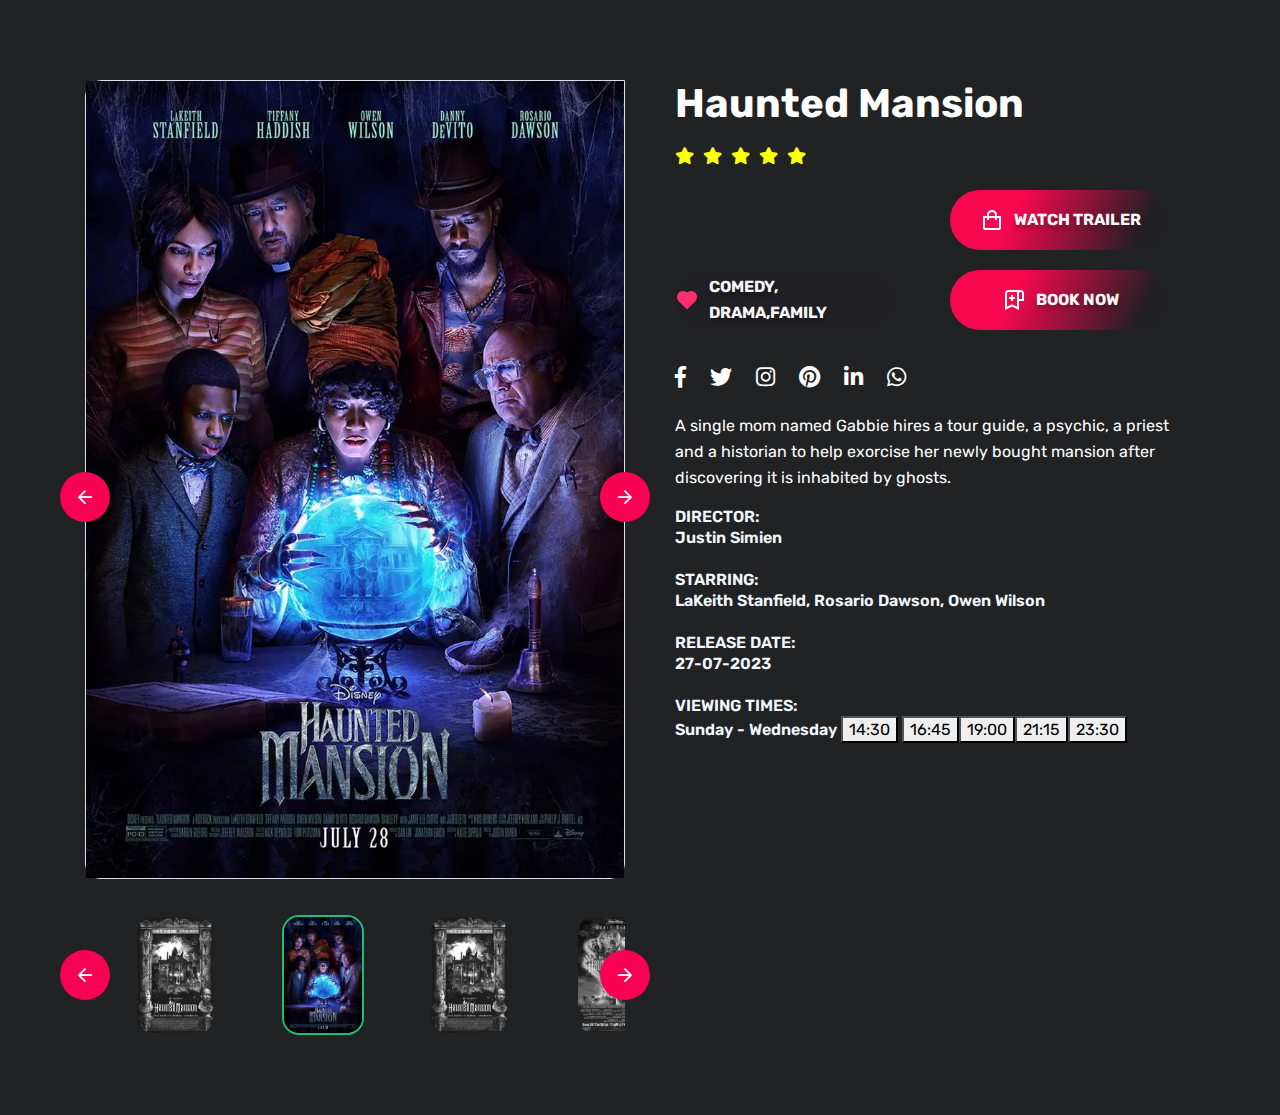
<file: pageInternal/Movie9.html>
<!DOCTYPE html>
<html lang="en">

<head>
    <meta charset="utf-8">
    <meta name="description" content="">
    <meta name="keywords" content="app, landing, corporate, Creative, Html Template, Template">
    <meta name="author" content="web-themes">
    <meta http-equiv="x-ua-compatible" content="ie=edge">
    <meta name="viewport" content="width=device-width, initial-scale=1">

    <!-- title -->
    <title>SAWA CINEMA - Haunted Mansion Movie</title>

    <!-- favicon -->
    <!-- <link href="img/favicon.png" type="image/png" rel="icon"> -->

    <!-- all css here -->
    <link href="css/bootstrap.min.css" rel="stylesheet" type="text/css" />
    <link href="css/fontawesome.min.css" rel="stylesheet" type="text/css" />
    <link href="css/jquery.nice-number.css" rel="stylesheet" type="text/css" />
    <link href="css/slick.css" rel="stylesheet" type="text/css" />
    <link href="css/style.css" rel="stylesheet" type="text/css" />
</head>

<body>

    <!-- product detail area start -->
    <div class="product-wrapper">
        <div class="container">
            <div class="row">
                <div class="col-lg-6">
                    <div class="product-img-main-active">
                        <div class="product-img-box">

                            <img class="img-fluid" src="img/Haunted1.jpg" alt="" width="555px" height="560px">
                        </div>
                        <div class="product-img-box">

                            <img class="img-fluid" src="img/Haunted2.jpg" alt="" width="555px" height="560px">
                        </div>
                        <div class="product-img-box">

                            <img class="img-fluid" src="img/Haunted3.webp" alt="" width="555px" height="560px">
                        </div>
                        <div class="product-img-box">

                            <img class="img-fluid" src="img/Haunted4.jpg" alt="" width="555px" height="560px">
                        </div>
                    </div>
                    <div class="product-img-mini-active">
                        <img class="img-fluid" src="img/Haunted1.jpg" alt="">
                        <img class="img-fluid" src="img/Haunted2.jpg" alt="">
                        <img class="img-fluid" src="img/Haunted3.webp" alt="">
                        <img class="img-fluid" src="img/Haunted4.jpg" alt="">
                        <img class="img-fluid" src="img/Haunted1.jpg" alt="">
                        <img class="img-fluid" src="img/Haunted2.jpg" alt="">
                    </div>
                </div><br><br>
                <div class="col-lg-6">
                    <div class="product-box">
                        <h2>Haunted Mansion</h2>
                        <div class="star-icon">
                            <a href="#"><i class="fas fa-star"></i></a>
                            <a href="#"><i class="fas fa-star"></i></a>
                            <a href="#"><i class="fas fa-star"></i></a>
                            <a href="#"><i class="fas fa-star"></i></a>
                            <a href="#"><i class="fas fa-star"></i></a>
                        </div>
                        <!-- <p>€25,00 <span>€27,00</span></p> -->
                        <div class="row">
                            <div class="col-lg-6">
                                <!-- <div class="product-spinner mt-30">
                                    <input type="number" value="2">
                                </div> -->
                            </div>
                            <div class="col-lg-6">
                                <a class="product-button mt-30" href="https://www.youtube.com/watch?v=AjLKTz81bj8" target="_blank"><img class="img-fluid"
                                        src="img/product_card_icon.png" alt=""> Watch Trailer</a>
                            </div>
                            <div class="col-lg-6">
                                <a class="product-button wishlet-bg mt-30" href="#"><img class="img-fluid"
                                        src="img/product_wishlet_icon.png" alt=""> COMEDY, DRAMA,FAMILY</a>
                            </div>
                            <div class="col-lg-6">
                                <a class="product-button mt-30" href="../booking.html"><img class="img-fluid"
                                        src="img/product_book_icon.png" alt=""> Book now</a>
                            </div>
                        </div>
                        <div class="social-icon">
                            <a href="#"><i class="fab fa-facebook-f"></i></a>
                            <a href="#"><i class="fab fa-twitter"></i></a>
                            <a href="#"><i class="fab fa-instagram"></i></a>
                            <a href="#"><i class="fab fa-pinterest"></i></a>
                            <a href="#"><i class="fab fa-linkedin-in"></i></a>
                            <a href="#"><i class="fab fa-whatsapp"></i></a>
                        </div>
                        <span class="mt-30 d-inline-block">
                            A single mom named Gabbie hires a tour guide, a psychic, a priest and a historian to help
                            exorcise her newly bought mansion after discovering it is inhabited by ghosts.
                        </span>
                        <b>
                            <p style="color: aliceblue;">DIRECTOR:<br> Justin Simien<br><br>
                                STARRING:<br> LaKeith Stanfield, Rosario Dawson, Owen
                                Wilson<br><br>
                                RELEASE DATE:<br>
                                27-07-2023<br><br>
                                VIEWING TIMES:<br>
                                Sunday - Wednesday
                                <button>14:30</button>
                                <button>16:45</button><button>19:00</button><button>21:15</button><button>23:30</button>
                            </p>
                        </b>
                    </div>
                </div>
            </div>
        </div>
    </div>
    <!-- product detail area end -->

    <!-- all js here -->
    <script src="js/jquery-3.4.1.min.js"></script>
    <script src="js/bootstrap.min.js"></script>
    <script src="js/jquery.nice-number.js"></script>
    <script src="js/slick.min.js"></script>
    <script>

        $('.product-img-main-active').slick({
            slidesToShow: 1,
            slidesToScroll: 1,
            arrows: false,
            asNavFor: '.product-img-mini-active',
            arrows: true,
            autoplaySpeed: 3000,
            prevArrow: '<button type="button" class="slick-prev"><i class="far fa-arrow-left"></i></button>',
            nextArrow: '<button type="button" class="slick-next"><i class="far fa-arrow-right"></i></button>',
        });
        $('.product-img-mini-active').slick({
            slidesToShow: 3,
            slidesToScroll: 1,
            asNavFor: '.product-img-main-active',
            dots: false,
            centerMode: true,
            focusOnSelect: true,
            arrows: true,
            prevArrow: '<button type="button" class="slick-prev"><i class="far fa-arrow-left"></i></button>',
            nextArrow: '<button type="button" class="slick-next"><i class="far fa-arrow-right"></i></button>',
        });

        // product counter start
        $(function () {
            $('.product-spinner input[type="number"]').niceNumber();
        });


    </script>
</body>

</html>
</file>
<file: pageInternal/css/style.css>
/*======================
   01. Google fonts
========================*/
@import url('https://fonts.googleapis.com/css2?family=Rubik:wght@400;500;600;700&display=swap');

/*======================
   02. Basic css
========================*/
html,
body,
div,
span,
h1,
h2,
h3,
h4,
h5,
h6,
p,
a,
strong,
i,
ol,
ul,
li,
form,
label,
footer,
header,
menu,
nav,
section {
	margin: 0;
	padding: 0;
}

body {
	line-height: 26px;
	background: #202223;
	color: #ffffff;
	font-family: 'Rubik', sans-serif;
}

ol,
ul {
	list-style: none;
}

a:hover {
	text-decoration: none;
}

button:focus, input:focus, textarea:focus {
	outline: 0;
}


.product-wrapper {
	 padding: 80px 0;
}

.product-img-box {
	 position: relative;
	 border-radius: 17px 0 15px 15px;
	 border: 1px solid #DAE3EA;
}

.product-img-box p {
	 padding: 11px 15px;
	 background: #1DBF72;
	 font-size: 14px;
	 font-weight: 600;
	 line-height: 17px;
	 border-radius: 0 0 0 15px;
	 position: absolute;
	 top: 0;
	 right: 0;
}

.product-img-box p i {
	margin-right: 5px;
}

.product-img-main-active .slick-arrow, .product-img-mini-active .slick-arrow {
    position: absolute;
    top: 50%;
    width: 50px;
    height: 50px;
    border-radius: 50%;
    display: inline-flex;
    align-items: center;
    justify-content: center;
    color: #ffffff;
    background: #f80254;
    border: transparent;
    z-index: 9;
    transform: translateY(-50%);
}

.product-img-main-active .slick-next,
.product-img-mini-active .slick-next {
    right: -25px;
}

.product-img-main-active .slick-prev,
.product-img-mini-active .slick-prev {
	left: -25px;
}

.product-img-mini-active .slick-slide img {
	filter: grayscale(1);
	border: 2px solid transparent;
	cursor: pointer;
	width: auto !important;
   height: 120px;
   object-fit: cover;
   border-radius: 17px;
}

.product-img-mini-active .slick-current.slick-active.slick-center img {
	border: 2px solid #1DBF72;
	filter: grayscale(0);
}

.product-box {
	margin-left: 20px;
}

.product-box h2 {
    font-size: 40px;
    font-weight: 700;
    margin-bottom: 15px;
}

.star-icon a {
	font-size: 17px;
	color: #fbff10;
	margin-right: 5px;
}

.product-box p {
	font-weight: 600;
	font-size: 16px;
	line-height: 21px;
	color: #00FFB6;
	margin-top: 15px;
}

.product-box p span {
	margin-left: 10px;
	color:#f7084f !important;
	text-decoration: line-through;
}

.wishlet-bg {
	 background: linear-gradient(90deg, #201f23 44.27%,#201f23 97.92%) !important;
}

.wishlet-bg:hover {
	 background: linear-gradient(90deg,#201f23 44.27%, #201f23 97.92%) !important;
}

.product-button {
	background: linear-gradient(116.2deg, #f7084f 30.26%, #201f23 85.45%);
	border-radius: 100px;
	display: inline-flex;
	align-items: center;
	color: #F6F6F6;
	justify-content: center;
	font-weight: 700;
	transition: .3s;
	text-transform: uppercase;
	text-shadow: 0px 4px 4px rgb(0, 0, 0, 25%);
	width: 220px;
	height: 60px;
}

.product-button:hover {
	background: linear-gradient(116.2deg,#201f23 30.26%, #f7084f 85.45%);
	color: #F6F6F6;
}

.product-button img {
	margin-right: 10px;
}

.mt-30 {
	margin-top: 20px;
}

.product-spinner .nice-number {
   border: 1px solid #6D7D8B;
   border-radius: 100px;
}

.product-spinner .nice-number button:first-child {
   border-right: 1px solid rgba(246, 246, 246, 0.3);
}

.product-spinner .nice-number button:last-child {
	border-left: 1px solid rgba(246, 246, 246, 0.3);
}

.product-spinner .nice-number button,
.product-spinner .nice-number input {
	background: none;
	border: none;
	color: #ffffff;
	font-size: 14px;
	padding: 15px 31px;
}

.social-icon a {
    font-size: 22px;
    color: #ffffff;
    margin: 35px 20px 0 0;
    display: inline-block;
    transition: .3s;
}

.social-icon a:hover {
	color: #f7084f;	 
}
</file>
<file: css/booking.css>
* {
  box-sizing: border-box;
  margin: 0;
  padding: 0;
}

body {
  background: linear-gradient(to left top, #932828, #080708, #932828);  display: flex;
  flex-direction: column;
  color: rgb(35, 19, 19);
  align-items: center;
  justify-content: center;
  height: 100vh;
  font-family: system-ui, -apple-system, BlinkMacSystemFont, "Segoe UI", Roboto, Oxygen, Ubuntu, Cantarell, "Open Sans", "Helvetica Neue",
    sans-serif;
}

.seat {
  background-color: rgb(237, 237, 240);
  height: 20px;
  width: 26px;
  margin: 6px;
  text-align: center;
  border-top-left-radius: 10px;
  border-top-right-radius: 10px;
}

.row {
  display: flex;
}

.movie-container {
  margin: 20px 0;
}

.movie-container select {
  background-color: #51080800;
  border: 0;
  border-radius: 5px;
  font-size: 14px;
  margin-left: 10px;
  padding: 5px 15px 5px 15px;
  -moz-appearance: none;
  -webkit-appearance: none;
  appearance: none;
}

.seat.selected {
  background-color: #2929ad;
}

.seat.occupied {
  background-color: #b72626;
  color: #202020;
  cursor: default;
  user-select: none;
}

.seat:nth-of-type(2) {
  margin-right: 18px;
}

.seat:not(.occupied):hover {
  cursor: pointer;
  transform: scale(1.2);
}

.showcase .seat:not(.oppucied):hover {
  cursor: default;
  transform: scale(1);
}

.showcase {
  background-color: rgba(244, 240, 240, 0.1);
  padding: 5px 10px;
  border-radius: 5px;
  color: #efeaea;
  list-style-type: none;
  display: flex;
  justify-content: space-between;
}

.showcase li {
  display: flex;
  align-items: center;
  justify-content: center;
  margin: 0 10px;
}

.showcase li small {
  margin-left: 10px;
}

.screen {
  background-image: url(../image/LOGO.png);
  background-position: center;
  background-size: 100% 100%;
  background-repeat: no-repeat;
  height: 300px;
  width: 100%;
  margin: 45px 0;
  transform: rotateX(-45deg);
  box-shadow: 0px 3px 10px rgb(255, 255, 255);
}

.container {
  perspective: 400px;
  /* margin-bottom: 10px; */
}

p.text {
  margin: 5px 0 20px 0;
}

p.text span {
  color: rgb(238, 245, 246);
}

.buttons button {
  color: #fff;
  font-size: 14px;
  font-weight: bold;
  outline: 0;
  border: 0;
  margin: 0 5px;
  padding: 10px 20px;
  border-radius: 6px;
  cursor: pointer;
}

.buttons button:nth-child(1) {
  background-color: rgb(46, 22, 181);
}
.buttons button:nth-child(2) {
  background-color: rgb(221, 48, 48);
}

.buttons button:nth-child(1):hover {
  background-color: rgb(42, 129, 42);
}
.buttons button:nth-child(2):hover {
  background-color: rgb(156, 18, 18);
}

.displayNone {
  visibility: hidden;
}
</file>
